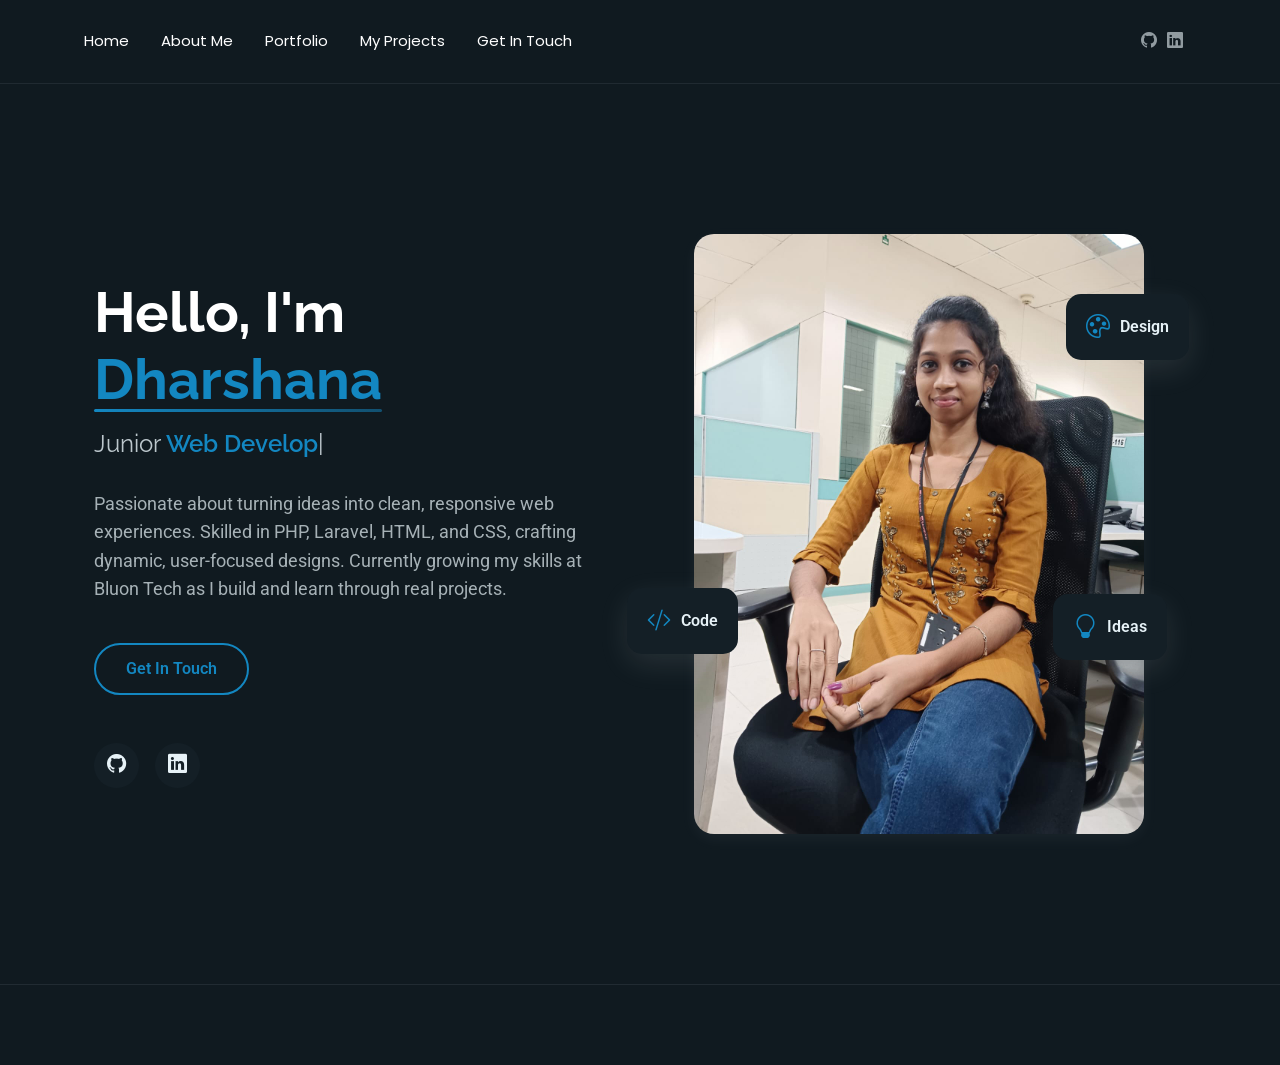
<file: index.html>
<!DOCTYPE html>
<html lang="en">

<head>
  <meta charset="utf-8">
  <meta content="width=device-width, initial-scale=1.0" name="viewport">
  <title>portfolio</title>
  <meta name="description" content="">
  <meta name="keywords" content="">

  <!-- Favicons -->
  <link href="assets/img/favicon.png" rel="icon">
  <link href="assets/img/apple-touch-icon.png" rel="apple-touch-icon">

  <!-- Fonts -->
  <link href="https://fonts.googleapis.com" rel="preconnect">
  <link href="https://fonts.gstatic.com" rel="preconnect" crossorigin>
  <link href="https://fonts.googleapis.com/css2?family=Roboto:ital,wght@0,100;0,300;0,400;0,500;0,700;0,900;1,100;1,300;1,400;1,500;1,700;1,900&family=Poppins:ital,wght@0,100;0,200;0,300;0,400;0,500;0,600;0,700;0,800;0,900;1,100;1,200;1,300;1,400;1,500;1,600;1,700;1,800;1,900&family=Raleway:ital,wght@0,100;0,200;0,300;0,400;0,500;0,600;0,700;0,800;0,900;1,100;1,200;1,300;1,400;1,500;1,600;1,700;1,800;1,900&display=swap" rel="stylesheet">

  <!-- Vendor CSS Files -->
  <link href="assets/vendor/bootstrap/css/bootstrap.min.css" rel="stylesheet">
  <link href="assets/vendor/bootstrap-icons/bootstrap-icons.css" rel="stylesheet">
  <link href="assets/vendor/aos/aos.css" rel="stylesheet">
  <link href="assets/vendor/swiper/swiper-bundle.min.css" rel="stylesheet">
  <link href="assets/vendor/glightbox/css/glightbox.min.css" rel="stylesheet">

  <!-- Main CSS File -->
  <link href="assets/css/main.css" rel="stylesheet">

</head>

<body class="index-page">

  <header id="header" class="header d-flex align-items-center light-background sticky-top">
    <div class="container position-relative d-flex align-items-center justify-content-between">

    
    </a>

      <nav id="navmenu" class="navmenu">
        <ul>
          <li><a href="index.html">Home</a></li>
          <li><a href="about.html">About Me</a></li>
          <li><a href="resume.html">Portfolio</a></li>
                    <li><a href="services.html">My Projects</a></li>
          <!-- <li><a href="portfolio.html">Portfolio</a></li>
         -->
          <li><a href="contact.html">Get In Touch</a></li>
        </ul>
        <i class="mobile-nav-toggle d-xl-none bi bi-list"></i>
      </nav>

     <div class="header-social-links">
  <a href="https://github.com/Dharshu2026" target="_blank" class="github">
    <i class="bi bi-github"></i>
  </a>

  <a href="https://linkedin.com/in/dharshana-m-s-99a8b2248" target="_blank" class="linkedin">
    <i class="bi bi-linkedin"></i>
  </a>

</div>

    </div>
  </header>

  <main class="main">

    <!-- Hero Section -->
    <section id="hero" class="hero section">

      <div class="container" data-aos="fade-up" data-aos-delay="100">

        <div class="row gy-4 align-items-center">
          <div class="col-lg-6 order-2 order-lg-1">
            <div class="hero-content">
              <h1 data-aos="fade-up" data-aos-delay="200">Hello, I'm <span class="highlight">Dharshana</span></h1>
              <h2 data-aos="fade-up" data-aos-delay="300">Junior <span class="typed" data-typed-items="Web Developer"></span></h2>
              <p data-aos="fade-up" data-aos-delay="400">Passionate about turning ideas into clean, responsive web experiences.
                Skilled in PHP, Laravel, HTML, and CSS, crafting dynamic, user-focused designs.
                Currently growing my skills at Bluon Tech as I build and learn through real projects.</p>
              <div class="hero-actions" data-aos="fade-up" data-aos-delay="500">
                <!-- <a href="portfolio.html" class="btn btn-primary">View My Work</a> -->
                <a href="contact.html" class="btn btn-outline">Get In Touch</a>
              </div>
              <div class="social-links" data-aos="fade-up" data-aos-delay="600">
                  
  <a href="https://github.com/Dharshu2026" target="_blank" class="github">
    <i class="bi bi-github"></i>
  </a>

  <a href="https://linkedin.com/in/dharshana-m-s-99a8b2248" target="_blank" class="linkedin">
    <i class="bi bi-linkedin"></i>
  </a>

               
              </div>
            </div>
          </div>
          <div class="col-lg-6 order-1 order-lg-2">
            <div class="hero-image" data-aos="zoom-in" data-aos-delay="300">
              <div class="image-wrapper">
                <img src="assets/img/profile/d.jpg" alt="Dharshana" class="img-fluid">
                <div class="floating-elements">
                  <div class="floating-card design" data-aos="fade-left" data-aos-delay="700">
                    <i class="bi bi-palette"></i>
                    <span>Design</span>
                  </div>
                  <div class="floating-card code" data-aos="fade-right" data-aos-delay="800">
                    <i class="bi bi-code-slash"></i>
                    <span>Code</span>
                  </div>
                  <div class="floating-card creativity" data-aos="fade-up" data-aos-delay="900">
                    <i class="bi bi-lightbulb"></i>
                    <span>Ideas</span>
                  </div>
                </div>
              </div>
            </div>
          </div>
        </div>

      </div>

    </section><!-- /Hero Section -->

  </main>

  <footer id="footer" class="footer">


      <!-- <div class="social-links d-flex justify-content-center">
    

        <a href=""><i class="bi bi-instagram"></i></a>
        <a href=""><i class="bi bi-linkedin"></i></a>
      </div> -->
    
    </div>

  </footer>

  <!-- Scroll Top -->
  <a href="#" id="scroll-top" class="scroll-top d-flex align-items-center justify-content-center"><i class="bi bi-arrow-up-short"></i></a>

  <!-- Preloader -->
  <!-- <div id="preloader"></div> -->

  <!-- Vendor JS Files -->
  <script src="assets/vendor/bootstrap/js/bootstrap.bundle.min.js"></script>
  <script src="assets/vendor/php-email-form/validate.js"></script>
  <script src="assets/vendor/aos/aos.js"></script>
  <script src="assets/vendor/typed.js/typed.umd.js"></script>
  <script src="assets/vendor/waypoints/noframework.waypoints.js"></script>
  <script src="assets/vendor/purecounter/purecounter_vanilla.js"></script>
  <script src="assets/vendor/swiper/swiper-bundle.min.js"></script>
  <script src="assets/vendor/imagesloaded/imagesloaded.pkgd.min.js"></script>
  <script src="assets/vendor/isotope-layout/isotope.pkgd.min.js"></script>
  <script src="assets/vendor/glightbox/js/glightbox.min.js"></script>

  <!-- Main JS File -->
  <script src="assets/js/main.js"></script>

</body>

</html>
</file>
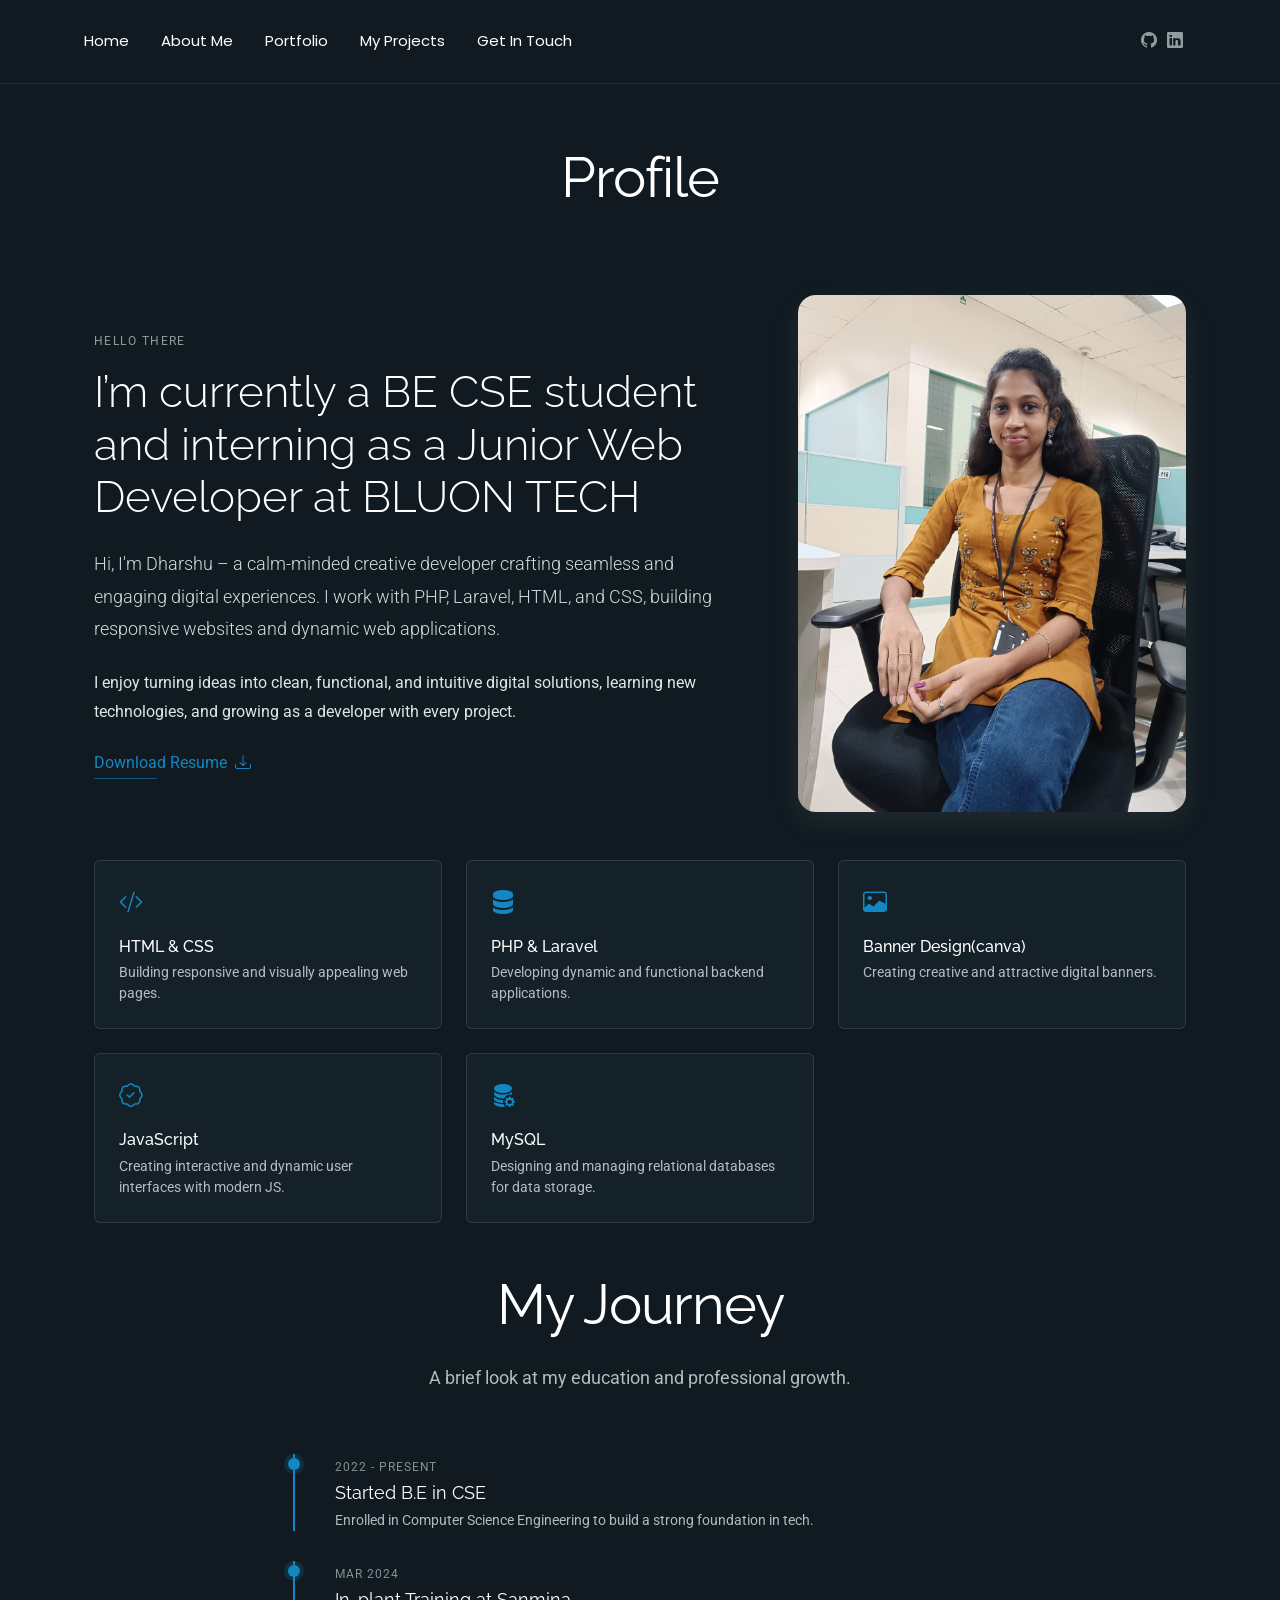
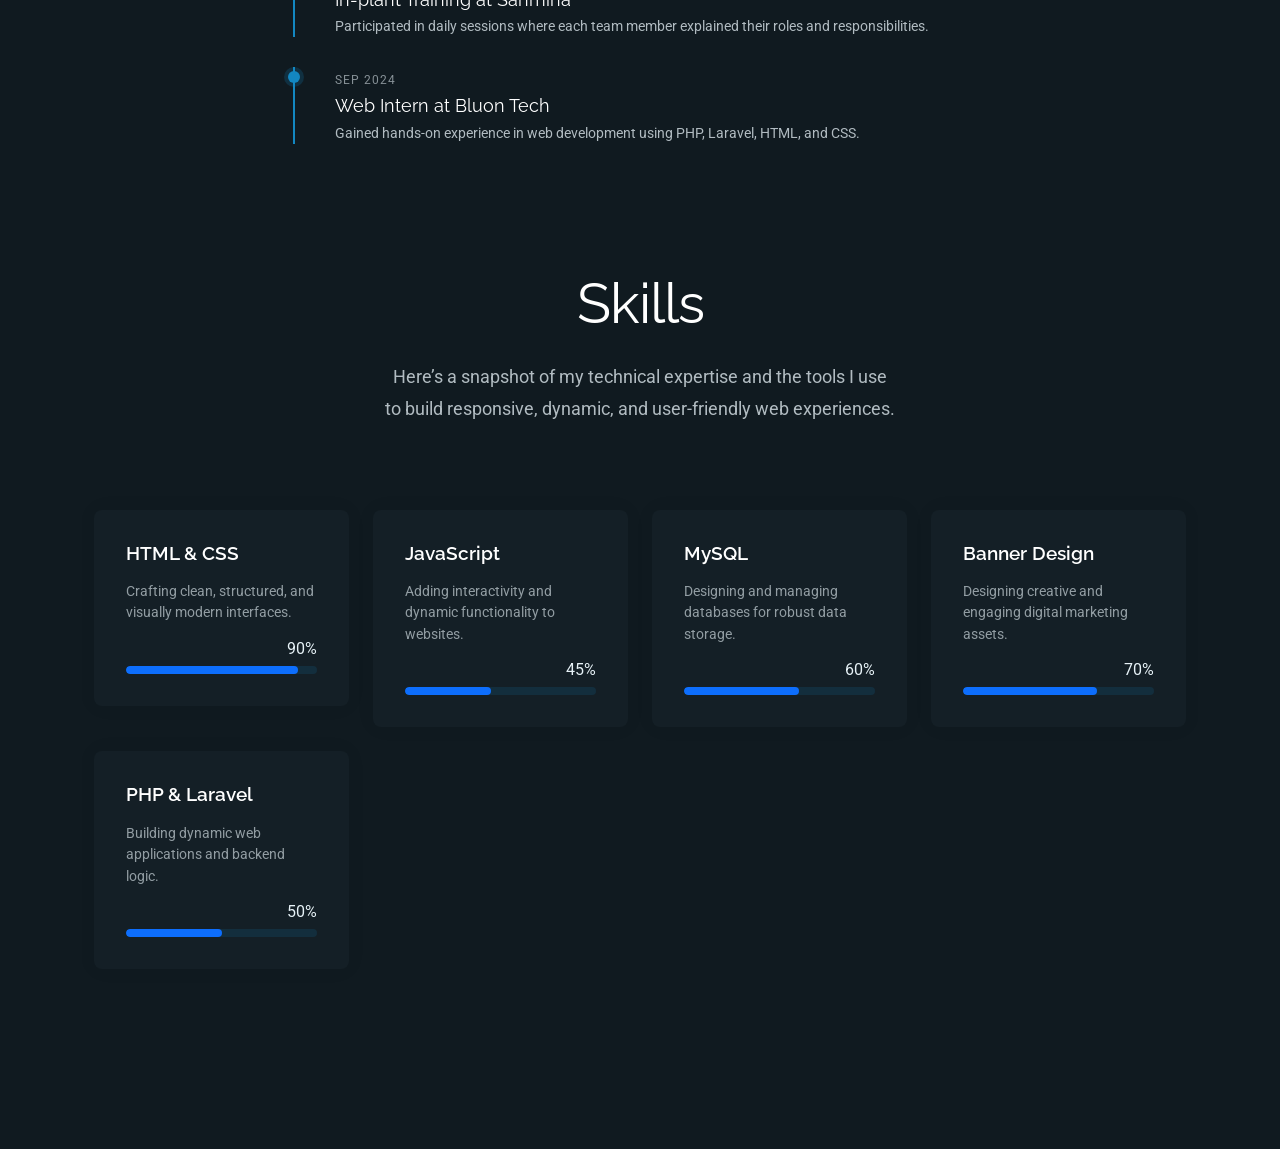
<file: about.html>
<!DOCTYPE html>
<html lang="en">

<head>
  <meta charset="utf-8">
  <meta content="width=device-width, initial-scale=1.0" name="viewport">
  <title>Portfolio</title>
  <meta name="description" content="">
  <meta name="keywords" content="">

  <link href="assets/vendor/bootstrap/css/bootstrap.min.css" rel="stylesheet">

  <!-- Favicons -->
  <link href="assets/img/favicon.png" rel="icon">
  <link href="assets/img/apple-touch-icon.png" rel="apple-touch-icon">

  <!-- Fonts -->
  <link href="https://fonts.googleapis.com" rel="preconnect">
  <link href="https://fonts.gstatic.com" rel="preconnect" crossorigin>
  <link href="https://fonts.googleapis.com/css2?family=Roboto:ital,wght@0,100;0,300;0,400;0,500;0,700;0,900;1,100;1,300;1,400;1,500;1,700;1,900&family=Poppins:ital,wght@0,100;0,200;0,300;0,400;0,500;0,600;0,700;0,800;0,900;1,100;1,200;1,300;1,400;1,500;1,600;1,700;1,800;1,900&family=Raleway:ital,wght@0,100;0,200;0,300;0,400;0,500;0,600;0,700;0,800;0,900;1,100;1,200;1,300;1,400;1,500;1,600;1,700;1,800;1,900&display=swap" rel="stylesheet">

  <!-- Vendor CSS Files -->
  <link href="assets/vendor/bootstrap/css/bootstrap.min.css" rel="stylesheet">
  <link href="assets/vendor/bootstrap-icons/bootstrap-icons.css" rel="stylesheet">
  <link href="assets/vendor/aos/aos.css" rel="stylesheet">
  <link href="assets/vendor/swiper/swiper-bundle.min.css" rel="stylesheet">
  <link href="assets/vendor/glightbox/css/glightbox.min.css" rel="stylesheet">

  <!-- Main CSS File -->
  <link href="assets/css/main.css" rel="stylesheet">

</head>

<body class="about-page">

  <header id="header" class="header d-flex align-items-center light-background sticky-top">
    <div class="container position-relative d-flex align-items-center justify-content-between">

      
      <nav id="navmenu" class="navmenu">
        <ul>
          <li><a href="index.html">Home</a></li>
          <li><a href="about.html">About Me</a></li>
          <li><a href="resume.html" >Portfolio</a></li>
          <li><a href="services.html">My Projects</a></li>
          <!-- <li><a href="portfolio.html">Portfolio</a></li>
         -->
          <li><a href="contact.html">Get In Touch</a></li>
        </ul>
        <i class="mobile-nav-toggle d-xl-none bi bi-list"></i>
      </nav>

     <div class="header-social-links">
  <a href="https://github.com/Dharshu2026" target="_blank" class="github">
    <i class="bi bi-github"></i>
  </a>

  <a href="https://linkedin.com/in/dharshana-m-s-99a8b2248" target="_blank" class="linkedin">
    <i class="bi bi-linkedin"></i>
  </a>


</div>
    </div>
  </header>

  <main class="main">

    <!-- About Section -->
    <section id="about" class="about section">

      <!-- Section Title -->
      <div class="container section-title" data-aos="fade-up">
        <h2>Profile</h2>
        
      </div><!-- End Section Title -->

      <div class="container" data-aos="fade-up" data-aos-delay="100">

        <!-- Intro + Photo -->
        <div class="row align-items-center justify-content-between gy-5 mb-5">
          <div class="col-lg-7" data-aos="fade-right" data-aos-delay="150">
            <div class="intro-content">
              <span class="eyebrow">Hello there</span>
              <h2 class="headline">I’m currently a BE CSE student and interning as a Junior Web Developer at BLUON TECH</h2>
              <p class="lead">
             Hi, I'm Dharshu – a calm-minded creative developer crafting seamless and engaging digital experiences.
I work with PHP, Laravel, HTML, and CSS, building responsive websites and dynamic web applications.</p>
              <p>
               I enjoy turning ideas into clean, functional, and intuitive digital solutions, learning new technologies, and growing as a developer with every project.</p>

              <div class="cta-group">
                <!-- <a href="#portfolio" class="btn-ghost">
                  View My Work <i class="bi bi-arrow-up-right"></i>
                </a> -->
             <a href="assets/dresume.pdf" download class="link-underline">
  Download Resume <i class="bi bi-download"></i>
</a>

              </div>
            </div>
          </div>

          <div class="col-lg-5" data-aos="zoom-in" data-aos-delay="250">
            <figure class="profile-figure text-center text-lg-end">
              <img src="assets/img/profile/d.jpg" alt="portait of dharshu" class="img-fluid profile-photo">
            </figure>
          </div>
        </div>
        <!-- End Intro + Photo -->
<div class="mb-5">
  <div class="row g-4">

    <div class="col-12 col-md-6 col-lg-4" data-aos="fade-up" data-aos-delay="200">
      <div class="skill-item">
        <i class="bi bi-code-slash"></i>
        <h3>HTML & CSS</h3>
        <p>Building responsive and visually appealing web pages.</p>
      </div>
    </div>

    <div class="col-12 col-md-6 col-lg-4" data-aos="fade-up" data-aos-delay="300">
      <div class="skill-item">
        <i class="bi bi-server"></i>
        <h3>PHP & Laravel</h3>
        <p>Developing dynamic and functional backend applications.</p>
      </div>
    </div>

    <div class="col-12 col-md-6 col-lg-4" data-aos="fade-up" data-aos-delay="400">
      <div class="skill-item">
        <i class="bi bi-image"></i>
        <h3>Banner Design(canva)</h3>
        <p>Creating creative and attractive digital banners.</p>
      </div>
    </div>
    <div class="col-12 col-md-6 col-lg-4" data-aos="fade-up" data-aos-delay="500">
  <div class="skill-item">
    <i class="bi bi-patch-check"></i>
    <h3>JavaScript</h3>
    <p>Creating interactive and dynamic user interfaces with modern JS.</p>
  </div>
</div>

<div class="col-12 col-md-6 col-lg-4" data-aos="fade-up" data-aos-delay="600">
  <div class="skill-item">
    <i class="bi bi-database-fill-gear"></i>
    <h3>MySQL</h3>
    <p>Designing and managing relational databases for data storage.</p>
  </div>
</div>

  </div>
</div>
   <div class="container section-title" data-aos="fade-up">
    <h2>My Journey</h2>
    <p>A brief look at my education and professional growth.</p>
</div>

<div class="container">
    <div class="row">
        <div class="col-lg-8 mx-auto"> <div class="timeline-item" data-aos="fade-left">
                <div class="dot"></div>
                <time>2022 - Present</time>
                <h4>Started B.E in CSE</h4>
                <p>Enrolled in Computer Science Engineering to build a strong foundation in tech.</p>
            </div>

            <div class="timeline-item" data-aos="fade-left" data-aos-delay="100">
                <div class="dot"></div>
                <time>MAR 2024</time>
                <h4>In-plant Training at Sanmina</h4>
                <p>Participated in daily sessions where each team member explained their roles and responsibilities.</p>
            </div>

            <div class="timeline-item" data-aos="fade-left" data-aos-delay="200">
                <div class="dot"></div>
                <time>SEP 2024</time>
                <h4>Web Intern at Bluon Tech</h4>
                <p>Gained hands-on experience in web development using PHP, Laravel, HTML, and CSS.</p>
            </div>

        </div>
    </div>
</div>

        <!-- Skills Section -->
<section id="skills" class="skills section">


 <!-- Skills Section -->
<section id="skills" class="skills section">

  <!-- Section Title -->
<div class="row g-4 skills-animation">
 <div class="container section-title" data-aos="fade-up">
    <h2>Skills</h2>
    <p>Here’s a snapshot of my technical expertise and the tools I use to build responsive, dynamic, and user-friendly web experiences.</p>
  </div>
  <div class="col-md-6 col-lg-3" data-aos="fade-up" data-aos-delay="100">
    <div class="skill-box">
      <h3>HTML & CSS</h3>
      <p>Crafting clean, structured, and visually modern interfaces.</p>
      <span class="text-end d-block">90%</span>
      <div class="progress">
        <div class="progress-bar bg-primary" style="width: 90%" role="progressbar" aria-valuenow="90" aria-valuemin="0" aria-valuemax="100"></div>
      </div>
    </div>
  </div>

  <div class="col-md-6 col-lg-3" data-aos="fade-up" data-aos-delay="200">
    <div class="skill-box">
      <h3>JavaScript</h3>
      <p>Adding interactivity and dynamic functionality to websites.</p>
      <span class="text-end d-block">45%</span>
      <div class="progress">
        <div class="progress-bar bg-primary" style="width: 45%" role="progressbar" aria-valuenow="45" aria-valuemin="0" aria-valuemax="100"></div>
      </div>
    </div>
  </div>

  

  <div class="col-md-6 col-lg-3" data-aos="fade-up" data-aos-delay="400">
    <div class="skill-box">
      <h3>MySQL</h3>
      <p>Designing and managing databases for robust data storage.</p>
      <span class="text-end d-block">60%</span>
      <div class="progress">
        <div class="progress-bar bg-primary" style="width: 60%" role="progressbar" aria-valuenow="60" aria-valuemin="0" aria-valuemax="100"></div>
      </div>
    </div>
  </div>

  <div class="col-md-6 col-lg-3" data-aos="fade-up" data-aos-delay="500">
    <div class="skill-box">
      <h3>Banner Design</h3>
      <p>Designing creative and engaging digital marketing assets.</p>
      <span class="text-end d-block">70%</span>
      <div class="progress">
        <div class="progress-bar bg-primary" style="width: 70%" role="progressbar" aria-valuenow="70" aria-valuemin="0" aria-valuemax="100"></div>
      </div>
    </div>
  </div>
<div class="col-md-6 col-lg-3" data-aos="fade-up" data-aos-delay="300">
    <div class="skill-box">
      <h3>PHP & Laravel</h3>
      <p>Building dynamic web applications and backend logic.</p>
      <span class="text-end d-block">50%</span>
      <div class="progress">
        <div class="progress-bar bg-primary" style="width: 50%" role="progressbar" aria-valuenow="50" aria-valuemin="0" aria-valuemax="100"></div>
      </div>
    </div>
  </div>
</div>

</div>

    </div>

  </div>

</section><!-- /Skills Section -->

</section><!-- /Skills Section -->


  <!-- Scroll Top -->
  <a href="#" id="scroll-top" class="scroll-top d-flex align-items-center justify-content-center"><i class="bi bi-arrow-up-short"></i></a>

  <!-- Preloader -->
  <div id="preloader"></div>

  <!-- Vendor JS Files -->
  <script src="assets/vendor/bootstrap/js/bootstrap.bundle.min.js"></script>
  <script src="assets/vendor/php-email-form/validate.js"></script>
  <script src="assets/vendor/aos/aos.js"></script>
  <script src="assets/vendor/typed.js/typed.umd.js"></script>
  <script src="assets/vendor/waypoints/noframework.waypoints.js"></script>
  <script src="assets/vendor/purecounter/purecounter_vanilla.js"></script>
  <script src="assets/vendor/swiper/swiper-bundle.min.js"></script>
  <script src="assets/vendor/imagesloaded/imagesloaded.pkgd.min.js"></script>
  <script src="assets/vendor/isotope-layout/isotope.pkgd.min.js"></script>
  <script src="assets/vendor/glightbox/js/glightbox.min.js"></script>

  <!-- Main JS File -->
  <script src="assets/js/main.js"></script>
<script>
  document.addEventListener("DOMContentLoaded", () => {
    const skills = document.querySelectorAll('.progress-bar');
    skills.forEach(bar => {
      const value = bar.getAttribute('aria-valuenow');
      bar.style.width = value + '%';
    });
  });
</script>

</body>

</html>
</file>
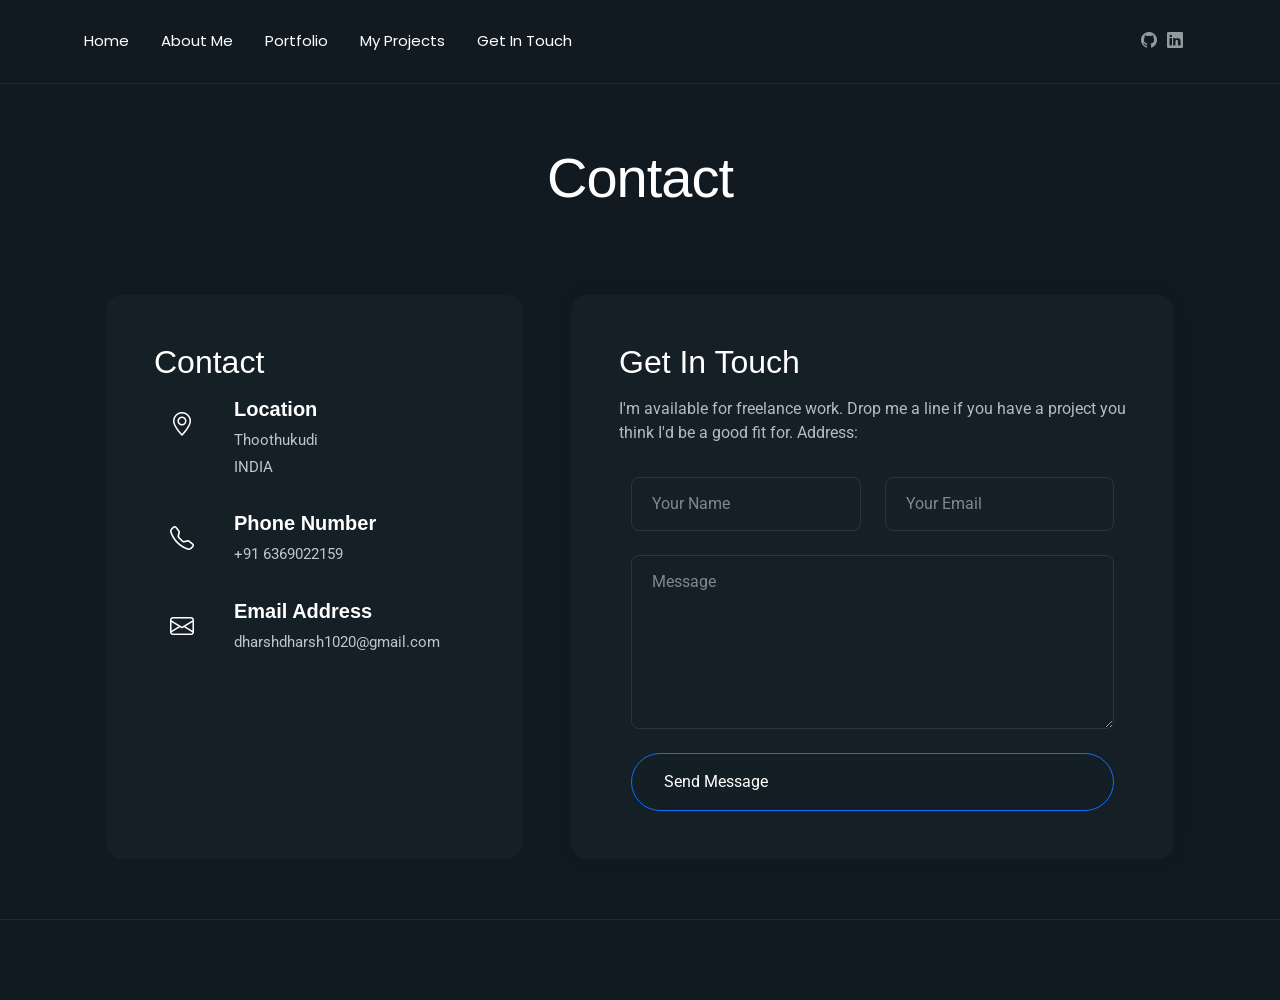
<file: contact.html>
<!DOCTYPE html>
<html lang="en">

<head>
  <meta charset="utf-8">
  <meta content="width=device-width, initial-scale=1.0" name="viewport">
  <title>Contact</title>
  <meta name="description" content="">
  <meta name="keywords" content="">

  <!-- Favicons -->
  <link href="assets/img/favicon.png" rel="icon">
  <link href="assets/img/apple-touch-icon.png" rel="apple-touch-icon">

  <!-- Fonts -->
  <link href="https://fonts.googleapis.com" rel="preconnect">
  <link href="https://fonts.gstatic.com" rel="preconnect" crossorigin>
  <link href="https://fonts.googleapis.com/css2?family=Roboto:ital,wght@0,100;0,300;0,400;0,500;0,700;0,900;1,100;1,300;1,400;1,500;1,700;1,900&family=Poppins:ital,wght@0,100;0,200;0,300;0,400;0,500;0,600;0,700;0,800;0,900;1,100;1,200;1,300;1,400;1,500;1,600;1,700;1,800;1,900&display=swap" rel="stylesheet">

  <!-- Vendor CSS Files -->
  <link href="assets/vendor/bootstrap/css/bootstrap.min.css" rel="stylesheet">
  <link href="assets/vendor/bootstrap-icons/bootstrap-icons.css" rel="stylesheet">
  <link href="assets/vendor/aos/aos.css" rel="stylesheet">
  <link href="assets/vendor/swiper/swiper-bundle.min.css" rel="stylesheet">
  <link href="assets/vendor/glightbox/css/glightbox.min.css" rel="stylesheet">

  <!-- Main CSS File -->
  <link href="assets/css/main.css" rel="stylesheet">

</head>

<body class="contact-page">


  <header id="header" class="header d-flex align-items-center light-background sticky-top">
    <div class="container position-relative d-flex align-items-center justify-content-between">

      <nav id="navmenu" class="navmenu">
        <ul>
         <li><a href="index.html">Home</a></li>
          <li><a href="about.html">About Me</a></li>
          <li><a href="resume.html">Portfolio</a></li>
                  <li><a href="services.html">My Projects</a></li>
          <!-- <li><a href="portfolio.html">Portfolio</a></li>
         -->
          <li><a href="contact.html">Get In Touch</a></li>
        </ul>
        <i class="mobile-nav-toggle d-xl-none bi bi-list"></i>
      </nav>

     <div class="header-social-links">
  <a href="https://github.com/Dharshu2026" target="_blank" class="github">
    <i class="bi bi-github"></i>
  </a>

  <a href="https://linkedin.com/in/dharshana-m-s-99a8b2248" target="_blank" class="linkedin">
    <i class="bi bi-linkedin"></i>
  </a>

</div>
    </div>
  </header>

  <main class="main">

    <!-- Contact Section -->
    <section id="contact" class="contact section">

      <!-- Section Title -->
      <div class="container section-title" data-aos="fade-up">
        <h2>Contact</h2>
      </div><!-- End Section Title -->

      <div class="container" data-aos="fade-up" data-aos-delay="100">

        <div class="row g-4 g-lg-5">
          <div class="col-lg-5">
            <div class="info-box" data-aos="fade-up" data-aos-delay="200">
              <h3>Contact </h3>

              <div class="info-item" data-aos="fade-up" data-aos-delay="300">
                <div class="icon-box">
                  <i class="bi bi-geo-alt"></i>
                </div>
                <div class="content">
                  <h4>Location</h4>
                  <p>Thoothukudi</p>
                  <p>INDIA</p>
                </div>
              </div>

              <div class="info-item" data-aos="fade-up" data-aos-delay="400">
                <div class="icon-box">
                  <i class="bi bi-telephone"></i>
                </div>
                <div class="content">
                  <h4>Phone Number</h4>
                  <p>+91 6369022159</p>
                </div>
              </div>

              <div class="info-item" data-aos="fade-up" data-aos-delay="500">
                <div class="icon-box">
                  <i class="bi bi-envelope"></i>
                </div>
                <div class="content">
                  <h4>Email Address</h4>
                  <p>dharshdharsh1020@gmail.com</p>
                </div>
              </div>
            </div>
          </div>

          <div class="col-lg-7">
            <div class="contact-form" data-aos="fade-up" data-aos-delay="300">
              <h3>Get In Touch</h3>
              <p>I'm available for freelance work. Drop me a line if you have a project you think I'd be a good fit for.
                Address:</p>




<form action="https://formsubmit.co/dharshdharsh1020@gmail.com" method="POST">
    <input type="hidden" name="_captcha" value="false">
   <input type="hidden" name="_next" value="https://dharshu2026.github.io/my-portfolio/contact.html">
    <div class="row gy-4">
        <div class="col-md-6">
            <input type="text" name="name" class="form-control" placeholder="Your Name" required>
        </div>
        <div class="col-md-6">
            <input type="email" name="email" class="form-control" placeholder="Your Email" required>
        </div>
        <div class="col-12">
            <textarea name="message" class="form-control" rows="6" placeholder="Message" required></textarea>
        </div>
        <div class="col-12 text-center">
            <button type="submit" class="btn btn-primary w-100">Send Message</button>
        </div>
    </div>
</form>
            </div>
          </div>

        </div>

      </div>

    </section><!-- /Contact Section -->

  </main>

  <footer id="footer" class="footer">
  </footer>

  <!-- Scroll Top -->
  <a href="#" id="scroll-top" class="scroll-top d-flex align-items-center justify-content-center"><i
      class="bi bi-arrow-up-short"></i></a>

  <!-- Preloader -->
  <div id="preloader"></div>

  <!-- Vendor JS Files -->
  <script src="assets/vendor/bootstrap/js/bootstrap.bundle.min.js"></script>

  <script src="assets/vendor/aos/aos.js"></script>
  <script src="assets/vendor/typed.js/typed.umd.js"></script>
  <script src="assets/vendor/waypoints/noframework.waypoints.js"></script>
  <script src="assets/vendor/purecounter/purecounter_vanilla.js"></script>
  <script src="assets/vendor/swiper/swiper-bundle.min.js"></script>
  <script src="assets/vendor/imagesloaded/imagesloaded.pkgd.min.js"></script>
  <script src="assets/vendor/isotope-layout/isotope.pkgd.min.js"></script>
  <script src="assets/vendor/glightbox/js/glightbox.min.js"></script>

  <!-- Main JS File -->
  <script src="assets/js/main.js"></script>

</body>

</html>
</file>
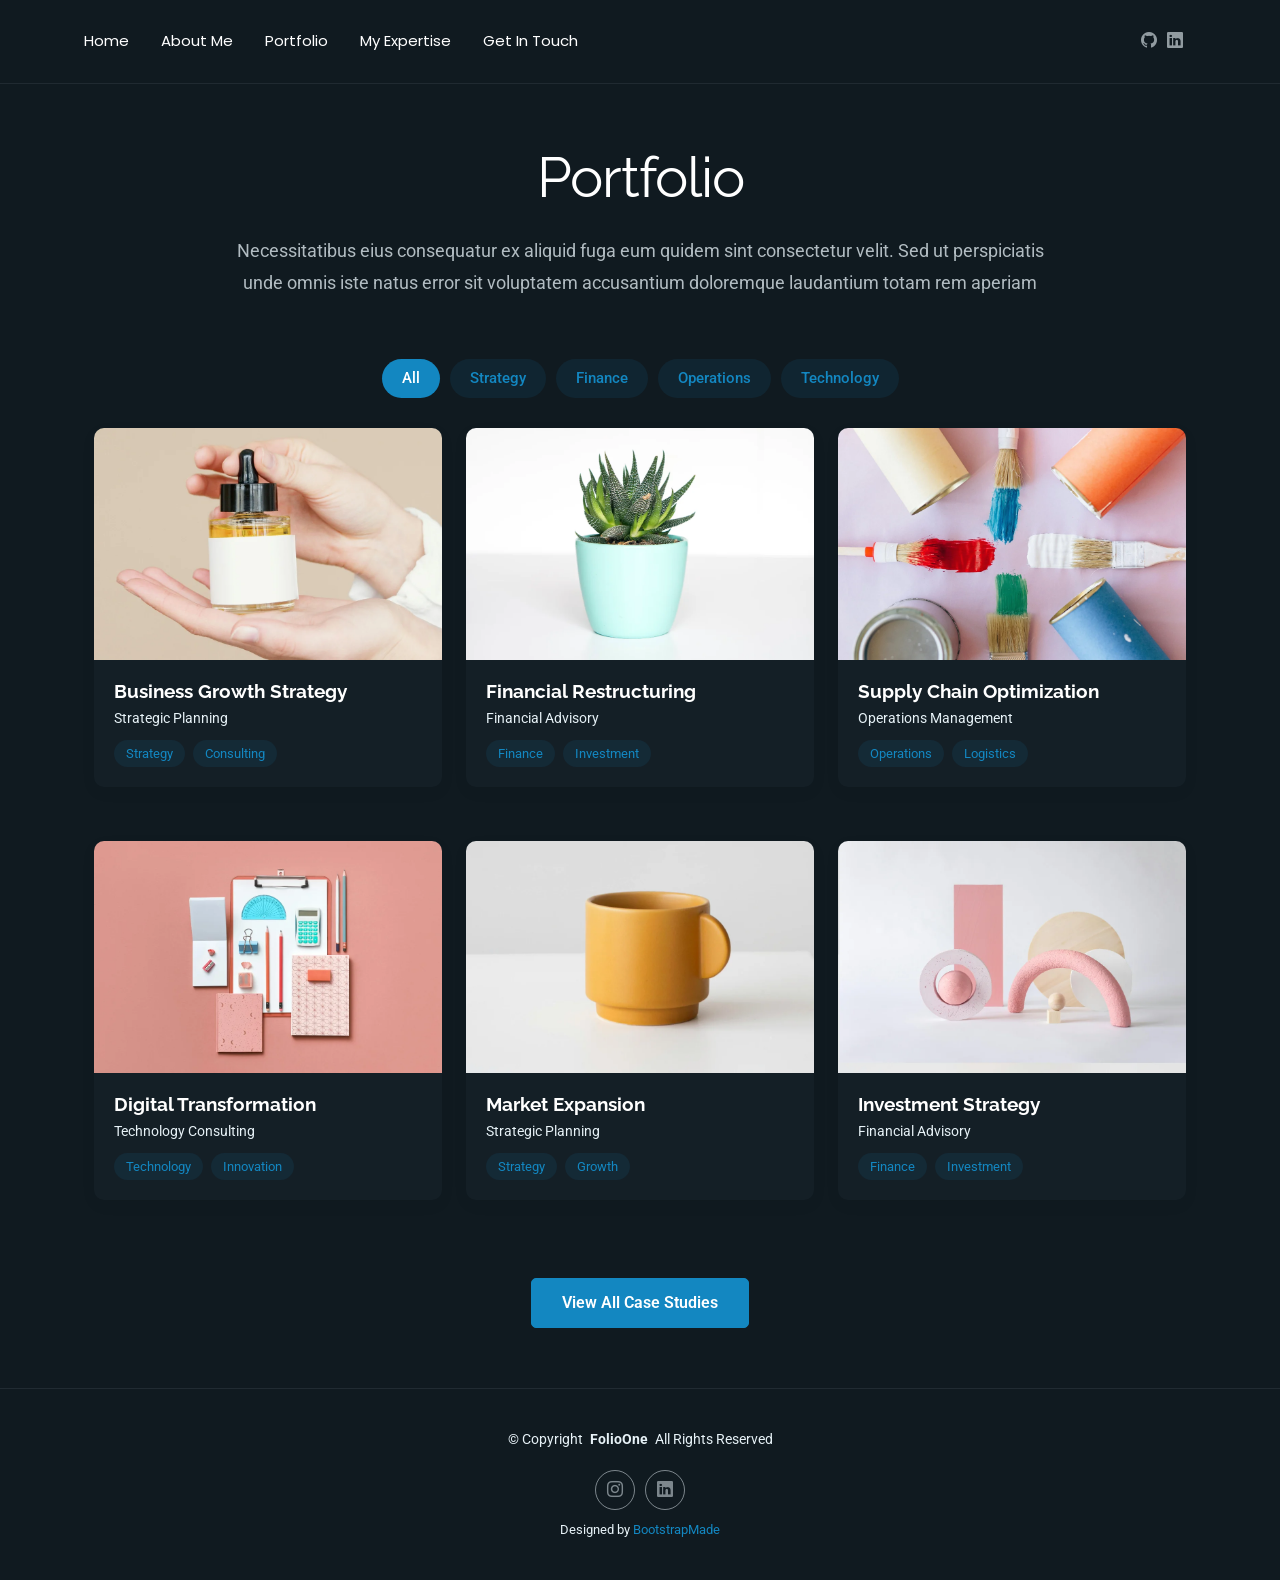
<file: portfolio.html>
<!DOCTYPE html>
<html lang="en">

<head>
  <meta charset="utf-8">
  <meta content="width=device-width, initial-scale=1.0" name="viewport">
  <title>Portfolio - FolioOne Bootstrap Template</title>
  <meta name="description" content="">
  <meta name="keywords" content="">

  <!-- Favicons -->
  <link href="assets/img/favicon.png" rel="icon">
  <link href="assets/img/apple-touch-icon.png" rel="apple-touch-icon">

  <!-- Fonts -->
  <link href="https://fonts.googleapis.com" rel="preconnect">
  <link href="https://fonts.gstatic.com" rel="preconnect" crossorigin>
  <link href="https://fonts.googleapis.com/css2?family=Roboto:ital,wght@0,100;0,300;0,400;0,500;0,700;0,900;1,100;1,300;1,400;1,500;1,700;1,900&family=Poppins:ital,wght@0,100;0,200;0,300;0,400;0,500;0,600;0,700;0,800;0,900;1,100;1,200;1,300;1,400;1,500;1,600;1,700;1,800;1,900&family=Raleway:ital,wght@0,100;0,200;0,300;0,400;0,500;0,600;0,700;0,800;0,900;1,100;1,200;1,300;1,400;1,500;1,600;1,700;1,800;1,900&display=swap" rel="stylesheet">

  <!-- Vendor CSS Files -->
  <link href="assets/vendor/bootstrap/css/bootstrap.min.css" rel="stylesheet">
  <link href="assets/vendor/bootstrap-icons/bootstrap-icons.css" rel="stylesheet">
  <link href="assets/vendor/aos/aos.css" rel="stylesheet">
  <link href="assets/vendor/swiper/swiper-bundle.min.css" rel="stylesheet">
  <link href="assets/vendor/glightbox/css/glightbox.min.css" rel="stylesheet">

  <!-- Main CSS File -->
  <link href="assets/css/main.css" rel="stylesheet">

  <!-- =======================================================
  * Template Name: FolioOne
  * Template URL: https://bootstrapmade.com/folioone-bootstrap-portfolio-website-template/
  * Updated: Aug 23 2025 with Bootstrap v5.3.7
  * Author: BootstrapMade.com
  * License: https://bootstrapmade.com/license/
  ======================================================== -->
</head>

<body class="portfolio-page">

  <header id="header" class="header d-flex align-items-center light-background sticky-top">
    <div class="container position-relative d-flex align-items-center justify-content-between">

      <!-- <a href="index.html" class="logo d-flex align-items-center me-auto me-xl-0">
      <img src="assets/img/logo.webp" alt="">
      <h1 class="sitename">FolioOne</h1> 
    </a> -->

      <nav id="navmenu" class="navmenu">
        <ul>
         <li><a href="index.html">Home</a></li>
          <li><a href="about.html">About Me</a></li>
          <li><a href="resume.html" >Portfolio</a></li>
          <li><a href="services.html">My Expertise</a></li>
          <!-- <li><a href="portfolio.html">Portfolio</a></li>
         -->
          <li><a href="contact.html">Get In Touch</a></li>
        </ul>
        <i class="mobile-nav-toggle d-xl-none bi bi-list"></i>
      </nav>

     <div class="header-social-links">
  <a href="https://github.com/Dharshu2026" target="_blank" class="github">
    <i class="bi bi-github"></i>
  </a>

  <a href="https://linkedin.com/in/dharshana-m-s-99a8b2248" target="_blank" class="linkedin">
    <i class="bi bi-linkedin"></i>
  </a>


</div>

    </div>
  </header>

  <main class="main">

    <!-- Portfolio Section -->
    <section id="portfolio" class="portfolio section">

      <!-- Section Title -->
      <div class="container section-title" data-aos="fade-up">
        <h2>Portfolio</h2>
        <p>Necessitatibus eius consequatur ex aliquid fuga eum quidem sint consectetur velit. Sed ut perspiciatis unde omnis iste natus error sit voluptatem accusantium doloremque laudantium totam rem aperiam</p>
      </div><!-- End Section Title -->

      <div class="container" data-aos="fade-up" data-aos-delay="100">

        <div class="isotope-layout" data-default-filter="*" data-layout="masonry" data-sort="original-order">
          <ul class="portfolio-filters isotope-filters" data-aos="fade-up" data-aos-delay="200">
            <li data-filter="*" class="filter-active">All</li>
            <li data-filter=".filter-strategy">Strategy</li>
            <li data-filter=".filter-finance">Finance</li>
            <li data-filter=".filter-operations">Operations</li>
            <li data-filter=".filter-technology">Technology</li>
          </ul><!-- End Portfolio Filters -->

          <div class="row gy-4 isotope-container" data-aos="fade-up" data-aos-delay="300">
            <div class="col-lg-4 col-md-6 portfolio-item isotope-item filter-strategy">
              <div class="portfolio-card">
                <div class="portfolio-img">
                  <img src="assets/img/portfolio/portfolio-1.webp" alt="Portfolio Item" class="img-fluid">
                  <div class="portfolio-overlay">
                    <a href="assets/img/portfolio/portfolio-1.webp" class="glightbox portfolio-lightbox"><i class="bi bi-plus"></i></a>
                    <a href="#" class="portfolio-details-link"><i class="bi bi-link"></i></a>
                  </div>
                </div>
                <div class="portfolio-info">
                  <h4>Business Growth Strategy</h4>
                  <p>Strategic Planning</p>
                  <div class="portfolio-tags">
                    <span>Strategy</span>
                    <span>Consulting</span>
                  </div>
                </div>
              </div>
            </div>

            <div class="col-lg-4 col-md-6 portfolio-item isotope-item filter-finance">
              <div class="portfolio-card">
                <div class="portfolio-img">
                  <img src="assets/img/portfolio/portfolio-2.webp" alt="Portfolio Item" class="img-fluid">
                  <div class="portfolio-overlay">
                    <a href="assets/img/portfolio/portfolio-2.webp" class="glightbox portfolio-lightbox"><i class="bi bi-plus"></i></a>
                    <a href="#" class="portfolio-details-link"><i class="bi bi-link"></i></a>
                  </div>
                </div>
                <div class="portfolio-info">
                  <h4>Financial Restructuring</h4>
                  <p>Financial Advisory</p>
                  <div class="portfolio-tags">
                    <span>Finance</span>
                    <span>Investment</span>
                  </div>
                </div>
              </div>
            </div>

            <div class="col-lg-4 col-md-6 portfolio-item isotope-item filter-operations">
              <div class="portfolio-card">
                <div class="portfolio-img">
                  <img src="assets/img/portfolio/portfolio-3.webp" alt="Portfolio Item" class="img-fluid">
                  <div class="portfolio-overlay">
                    <a href="assets/img/portfolio/portfolio-3.webp" class="glightbox portfolio-lightbox"><i class="bi bi-plus"></i></a>
                    <a href="#" class="portfolio-details-link"><i class="bi bi-link"></i></a>
                  </div>
                </div>
                <div class="portfolio-info">
                  <h4>Supply Chain Optimization</h4>
                  <p>Operations Management</p>
                  <div class="portfolio-tags">
                    <span>Operations</span>
                    <span>Logistics</span>
                  </div>
                </div>
              </div>
            </div>

            <div class="col-lg-4 col-md-6 portfolio-item isotope-item filter-technology">
              <div class="portfolio-card">
                <div class="portfolio-img">
                  <img src="assets/img/portfolio/portfolio-4.webp" alt="Portfolio Item" class="img-fluid">
                  <div class="portfolio-overlay">
                    <a href="assets/img/portfolio/portfolio-4.webp" class="glightbox portfolio-lightbox"><i class="bi bi-plus"></i></a>
                    <a href="#" class="portfolio-details-link"><i class="bi bi-link"></i></a>
                  </div>
                </div>
                <div class="portfolio-info">
                  <h4>Digital Transformation</h4>
                  <p>Technology Consulting</p>
                  <div class="portfolio-tags">
                    <span>Technology</span>
                    <span>Innovation</span>
                  </div>
                </div>
              </div>
            </div>

            <div class="col-lg-4 col-md-6 portfolio-item isotope-item filter-strategy">
              <div class="portfolio-card">
                <div class="portfolio-img">
                  <img src="assets/img/portfolio/portfolio-5.webp" alt="Portfolio Item" class="img-fluid">
                  <div class="portfolio-overlay">
                    <a href="assets/img/portfolio/portfolio-5.webp" class="glightbox portfolio-lightbox"><i class="bi bi-plus"></i></a>
                    <a href="#" class="portfolio-details-link"><i class="bi bi-link"></i></a>
                  </div>
                </div>
                <div class="portfolio-info">
                  <h4>Market Expansion</h4>
                  <p>Strategic Planning</p>
                  <div class="portfolio-tags">
                    <span>Strategy</span>
                    <span>Growth</span>
                  </div>
                </div>
              </div>
            </div>

            <div class="col-lg-4 col-md-6 portfolio-item isotope-item filter-finance">
              <div class="portfolio-card">
                <div class="portfolio-img">
                  <img src="assets/img/portfolio/portfolio-6.webp" alt="Portfolio Item" class="img-fluid">
                  <div class="portfolio-overlay">
                    <a href="assets/img/portfolio/portfolio-6.webp" class="glightbox portfolio-lightbox"><i class="bi bi-plus"></i></a>
                    <a href="#" class="portfolio-details-link"><i class="bi bi-link"></i></a>
                  </div>
                </div>
                <div class="portfolio-info">
                  <h4>Investment Strategy</h4>
                  <p>Financial Advisory</p>
                  <div class="portfolio-tags">
                    <span>Finance</span>
                    <span>Investment</span>
                  </div>
                </div>
              </div>
            </div>
          </div><!-- End Portfolio Items Container -->

        </div>

        <div class="text-center mt-5" data-aos="fade-up" data-aos-delay="400">
          <a href="#portfolio" class="btn btn-primary">View All Case Studies</a>
        </div>

      </div>

    </section><!-- /Portfolio Section -->

  </main>

  <footer id="footer" class="footer">

    <div class="container">
      <div class="copyright text-center ">
        <p>© <span>Copyright</span> <strong class="px-1 sitename">FolioOne</strong> <span>All Rights Reserved<br></span></p>
      </div>
      <div class="social-links d-flex justify-content-center">

    
        <a href=""><i class="bi bi-instagram"></i></a>
        <a href=""><i class="bi bi-linkedin"></i></a>
      </div>
      <div class="credits">
        <!-- All the links in the footer should remain intact. -->
        <!-- You can delete the links only if you've purchased the pro version. -->
        <!-- Licensing information: https://bootstrapmade.com/license/ -->
        <!-- Purchase the pro version with working PHP/AJAX contact form: [buy-url] -->
        Designed by <a href="https://bootstrapmade.com/">BootstrapMade</a>
      </div>
    </div>

  </footer>

  <!-- Scroll Top -->
  <a href="#" id="scroll-top" class="scroll-top d-flex align-items-center justify-content-center"><i class="bi bi-arrow-up-short"></i></a>

  <!-- Preloader -->
  <div id="preloader"></div>

  <!-- Vendor JS Files -->
  <script src="assets/vendor/bootstrap/js/bootstrap.bundle.min.js"></script>
  <script src="assets/vendor/php-email-form/validate.js"></script>
  <script src="assets/vendor/aos/aos.js"></script>
  <script src="assets/vendor/typed.js/typed.umd.js"></script>
  <script src="assets/vendor/waypoints/noframework.waypoints.js"></script>
  <script src="assets/vendor/purecounter/purecounter_vanilla.js"></script>
  <script src="assets/vendor/swiper/swiper-bundle.min.js"></script>
  <script src="assets/vendor/imagesloaded/imagesloaded.pkgd.min.js"></script>
  <script src="assets/vendor/isotope-layout/isotope.pkgd.min.js"></script>
  <script src="assets/vendor/glightbox/js/glightbox.min.js"></script>

  <!-- Main JS File -->
  <script src="assets/js/main.js"></script>

</body>

</html>
</file>
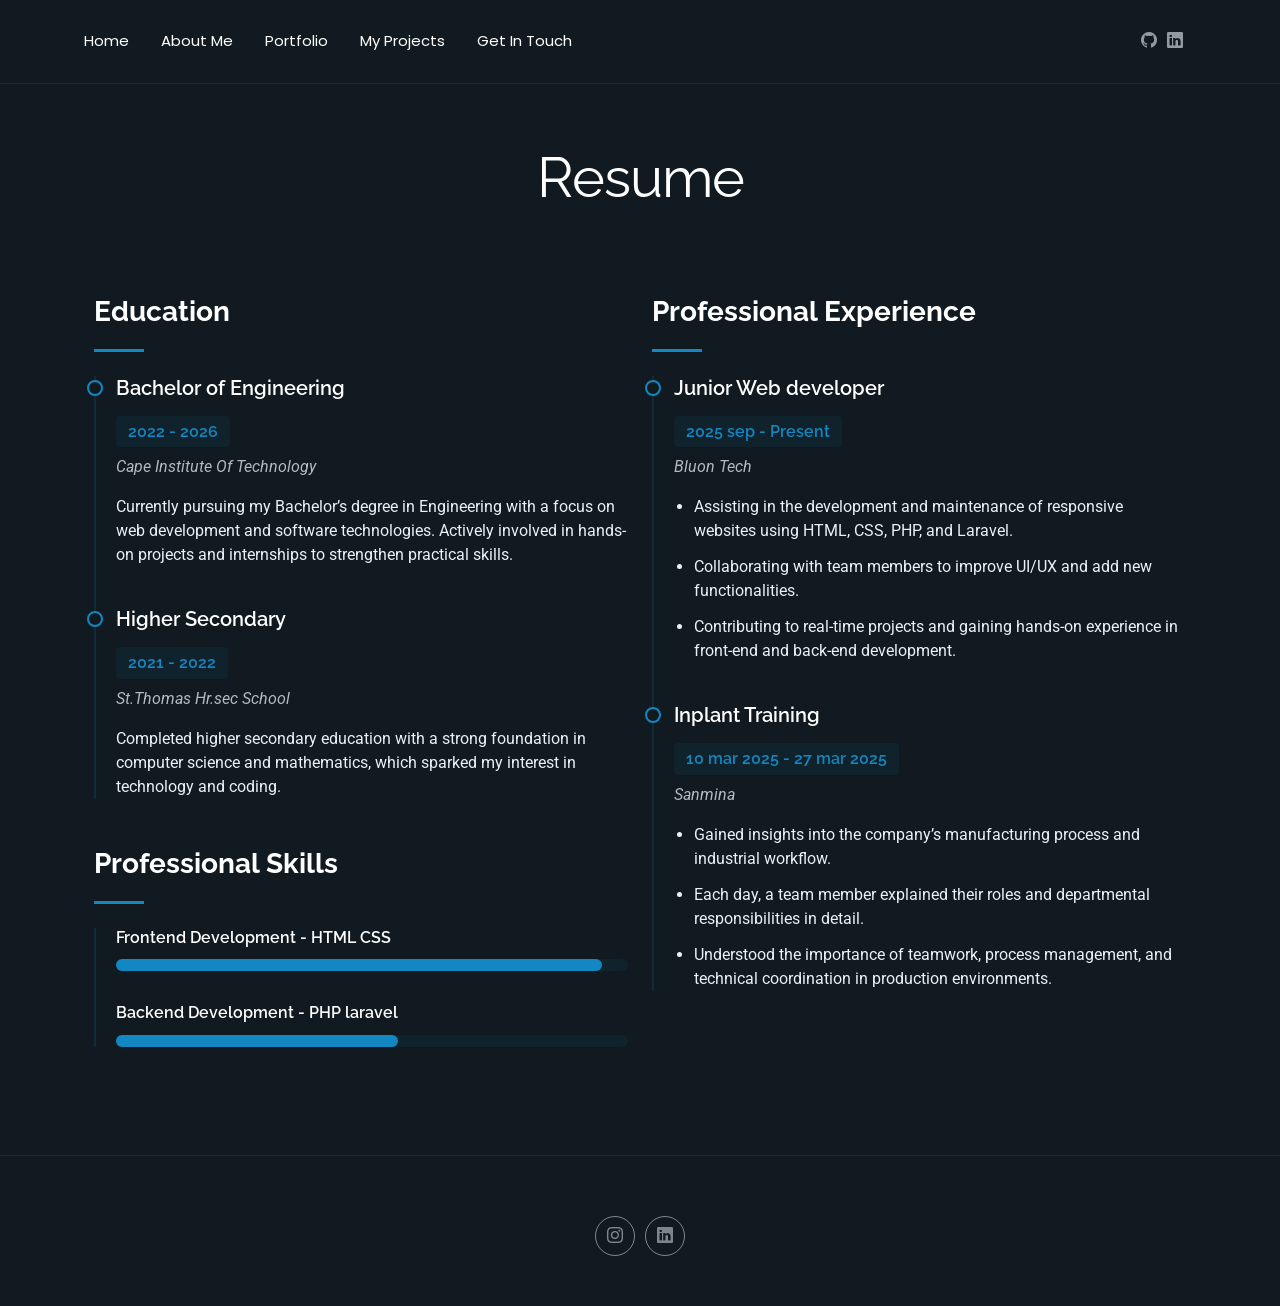
<file: resume.html>
<!DOCTYPE html>
<html lang="en">

<head>
  <meta charset="utf-8">
  <meta content="width=device-width, initial-scale=1.0" name="viewport">
  <title>Dharshu</title>
  <meta name="description" content="">
  <meta name="keywords" content="">

  <!-- Favicons -->
  <link href="assets/img/favicon.png" rel="icon">
  <link href="assets/img/apple-touch-icon.png" rel="apple-touch-icon">

  <!-- Fonts -->
  <link href="https://fonts.googleapis.com" rel="preconnect">
  <link href="https://fonts.gstatic.com" rel="preconnect" crossorigin>
  <link href="https://fonts.googleapis.com/css2?family=Roboto:ital,wght@0,100;0,300;0,400;0,500;0,700;0,900;1,100;1,300;1,400;1,500;1,700;1,900&family=Poppins:ital,wght@0,100;0,200;0,300;0,400;0,500;0,600;0,700;0,800;0,900;1,100;1,200;1,300;1,400;1,500;1,600;1,700;1,800;1,900&family=Raleway:ital,wght@0,100;0,200;0,300;0,400;0,500;0,600;0,700;0,800;0,900;1,100;1,200;1,300;1,400;1,500;1,600;1,700;1,800;1,900&display=swap" rel="stylesheet">

  <!-- Vendor CSS Files -->
  <link href="assets/vendor/bootstrap/css/bootstrap.min.css" rel="stylesheet">
  <link href="assets/vendor/bootstrap-icons/bootstrap-icons.css" rel="stylesheet">
  <link href="assets/vendor/aos/aos.css" rel="stylesheet">
  <link href="assets/vendor/swiper/swiper-bundle.min.css" rel="stylesheet">
  <link href="assets/vendor/glightbox/css/glightbox.min.css" rel="stylesheet">

  <!-- Main CSS File -->
  <link href="assets/css/main.css" rel="stylesheet">

</head>

<body class="resume-page">

  <header id="header" class="header d-flex align-items-center light-background sticky-top">
    <div class="container position-relative d-flex align-items-center justify-content-between">
      <nav id="navmenu" class="navmenu">
        <ul>
          <li><a href="index.html">Home</a></li>
          <li><a href="about.html">About Me</a></li>
          <li><a href="resume.html" >Portfolio</a></li>
                    <li><a href="services.html">My Projects</a></li>
          <!-- <li><a href="portfolio.html">Portfolio</a></li>
         -->
          <li><a href="contact.html">Get In Touch</a></li>
        </ul>
        <i class="mobile-nav-toggle d-xl-none bi bi-list"></i>
      </nav>
<div class="header-social-links">
  <a href="https://github.com/Dharshu2026" target="_blank" class="github">
    <i class="bi bi-github"></i>
  </a>

  <a href="https://linkedin.com/in/dharshana-m-s-99a8b2248" target="_blank" class="linkedin">
    <i class="bi bi-linkedin"></i>
  </a>


</div>

    </div>
  </header>

  <main class="main">

    <!-- Resume Section -->
    <section id="resume" class="resume section">

      <!-- Section Title -->
      <div class="container section-title" data-aos="fade-up">
        <h2>Resume</h2>
        <p></p>
      </div><!-- End Section Title -->

      <div class="container" data-aos="fade-up" data-aos-delay="100">

        <div class="row">
          <div class="col-lg-6">

            <!-- Education Section -->
            <div class="resume-item" data-aos="fade-up">
              <h3 class="resume-title">Education</h3>

              <div class="resume-content">
                <article class="education-item">
                  <h4>Bachelor of Engineering </h4>
                  <h5>2022 - 2026</h5>
                  <p class="institution"><em>Cape Institute Of Technology</em></p>
                  <p>Currently pursuing my Bachelor’s degree in Engineering with a focus on web development and software technologies. Actively involved in hands-on projects and internships to strengthen practical skills.</p>
                </article>

                <article class="education-item">
                  <h4>Higher Secondary</h4>
                  <h5>2021 - 2022</h5>
                  <p class="institution"><em>St.Thomas Hr.sec School</em></p>
                  <p>Completed higher secondary education with a strong foundation in computer science and mathematics, which sparked my interest in technology and coding.</p>
                </article>
              </div>
            </div><!-- End Education Section -->

            <!-- Professional Skills Section -->
            <div class="resume-item skills-animation" data-aos="fade-up">
              <h3 class="resume-title">Professional Skills</h3>

              <div class="resume-content">
                <div class="skill-item">
                  <h4>Frontend Development - HTML CSS</h4>
                  <div class="progress">
                    <div class="progress-bar" role="progressbar" aria-valuenow="95" aria-valuemin="0" aria-valuemax="90"></div>
                  </div>
                </div>

                <div class="skill-item">
                  <h4>Backend Development - PHP  laravel </h4>
                  <div class="progress">
                    <div class="progress-bar" role="progressbar" aria-valuenow="55" aria-valuemin="0" aria-valuemax="55"></div>
                  </div>
                </div>

                <div class="skill-item">
                  <h4></h4>
                  <!-- <div class="progress">
                    <div class="progress-bar" role="progressbar" aria-valuenow="90" aria-valuemin="0" aria-valuemax="100"></div>
                  </div> -->
                </div>

                <div class="skill-item">
                  <h4></h4>
                  <!-- <div class="progress">
                    <div class="progress-bar" role="progressbar" aria-valuenow="80" aria-valuemin="0" aria-valuemax="100"></div>
                  </div> -->
                </div>
              </div>
            </div><!-- End Professional Skills Section -->
          </div>

          <div class="col-lg-6">
            <!-- Experience Section -->
            <div class="resume-item" data-aos="fade-up" data-aos-delay="100">
              <h3 class="resume-title">Professional Experience</h3>

              <div class="resume-content">
                <article class="experience-item">
                  <h4>Junior Web developer</h4>
                  <h5>2025 sep - Present</h5>
                  <p class="company"><em> Bluon Tech </em></p>
                  <ul>
                     <li>Assisting in the development and maintenance of responsive websites using HTML, CSS, PHP, and Laravel.</li>
                    <li>Collaborating with team members to improve UI/UX and add new functionalities.</li>
                    <li>Contributing to real-time projects and gaining hands-on experience in front-end and back-end development.</li>
                  </ul>
                </article>

                <article class="experience-item">
                  <h4>Inplant Training</h4>
                  <h5>10 mar 2025 - 27 mar  2025</h5>
                  <p class="company"><em>Sanmina</em></p>
                  <ul>
                  <li>Gained insights into the company’s manufacturing process and industrial workflow.</li>
                  <li>Each day, a team member explained their roles and departmental responsibilities in detail.</li>
                  <li>Understood the importance of teamwork, process management, and technical coordination in production environments.</li>
                  </ul>
                </article>

             
              </div>
            </div><!-- End Experience Section -->
          </div>
        </div>

      </div>

    </section><!-- /Resume Section -->

  </main>

  <footer id="footer" class="footer">

    <div class="container">
      <!-- <div class="copyright text-center ">
        <p>© <span>Copyright</span> <strong class="px-1 sitename">FolioOne</strong> <span>All Rights Reserved<br></span></p>
      </div> -->
      <div class="social-links d-flex justify-content-center">
       
        <a href=""><i class="bi bi-instagram"></i></a>
        <a href=""><i class="bi bi-linkedin"></i></a>
      </div>
      <div class="credits">
        <!-- All the links in the footer should remain intact. -->
        <!-- You can delete the links only if you've purchased the pro version. -->
        <!-- Licensing information: https://bootstrapmade.com/license/ -->
        <!-- Purchase the pro version with working PHP/AJAX contact form: [buy-url] -->
        
      </div>
    </div>

  </footer>

  <!-- Scroll Top -->
  <a href="#" id="scroll-top" class="scroll-top d-flex align-items-center justify-content-center"><i class="bi bi-arrow-up-short"></i></a>

  <!-- Preloader -->
  <div id="preloader"></div>

  <!-- Vendor JS Files -->
  <script src="assets/vendor/bootstrap/js/bootstrap.bundle.min.js"></script>
  <script src="assets/vendor/php-email-form/validate.js"></script>
  <script src="assets/vendor/aos/aos.js"></script>
  <script src="assets/vendor/typed.js/typed.umd.js"></script>
  <script src="assets/vendor/waypoints/noframework.waypoints.js"></script>
  <script src="assets/vendor/purecounter/purecounter_vanilla.js"></script>
  <script src="assets/vendor/swiper/swiper-bundle.min.js"></script>
  <script src="assets/vendor/imagesloaded/imagesloaded.pkgd.min.js"></script>
  <script src="assets/vendor/isotope-layout/isotope.pkgd.min.js"></script>
  <script src="assets/vendor/glightbox/js/glightbox.min.js"></script>

  <!-- Main JS File -->
  <script src="assets/js/main.js"></script>

</body>

</html>
</file>
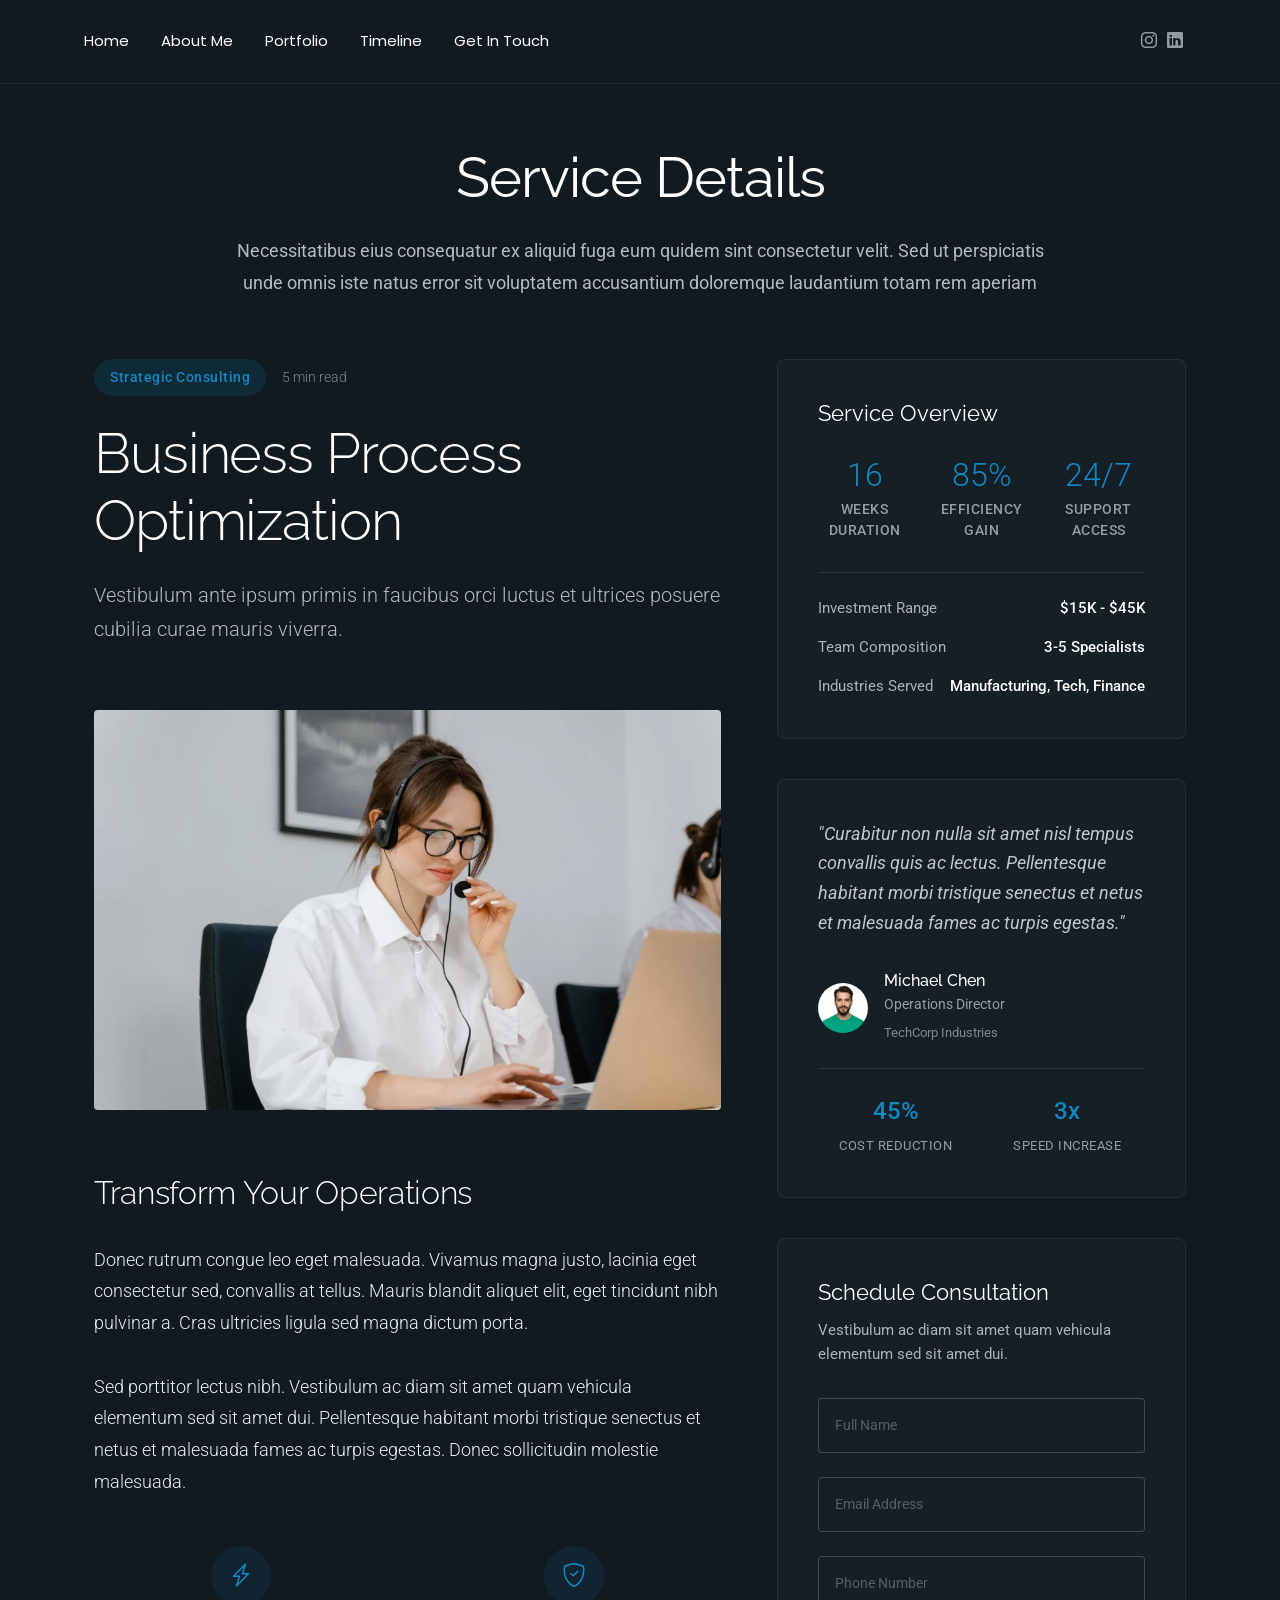
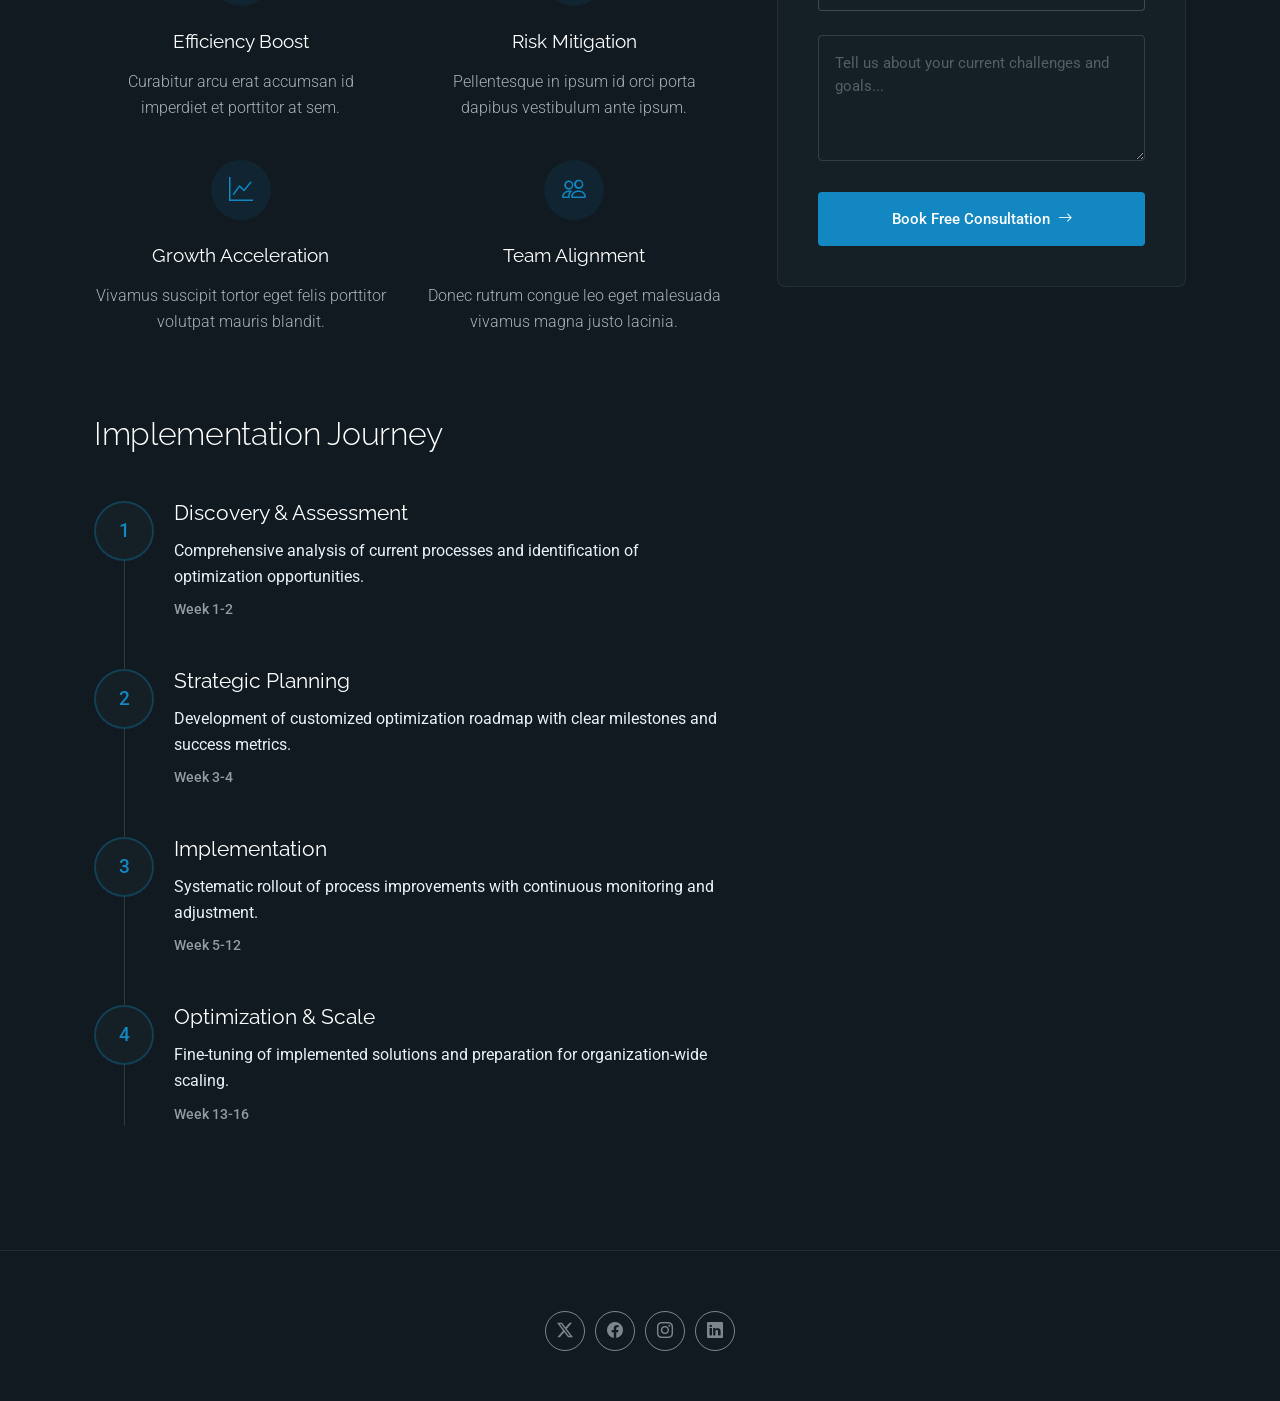
<file: service-details.html>
<!DOCTYPE html>
<html lang="en">

<head>
  <meta charset="utf-8">
  <meta content="width=device-width, initial-scale=1.0" name="viewport">
  <title>Service Details - FolioOne Bootstrap Template</title>
  <meta name="description" content="">
  <meta name="keywords" content="">

  <!-- Favicons -->
  <link href="assets/img/favicon.png" rel="icon">
  <link href="assets/img/apple-touch-icon.png" rel="apple-touch-icon">

  <!-- Fonts -->
  <link href="https://fonts.googleapis.com" rel="preconnect">
  <link href="https://fonts.gstatic.com" rel="preconnect" crossorigin>
  <link href="https://fonts.googleapis.com/css2?family=Roboto:ital,wght@0,100;0,300;0,400;0,500;0,700;0,900;1,100;1,300;1,400;1,500;1,700;1,900&family=Poppins:ital,wght@0,100;0,200;0,300;0,400;0,500;0,600;0,700;0,800;0,900;1,100;1,200;1,300;1,400;1,500;1,600;1,700;1,800;1,900&family=Raleway:ital,wght@0,100;0,200;0,300;0,400;0,500;0,600;0,700;0,800;0,900;1,100;1,200;1,300;1,400;1,500;1,600;1,700;1,800;1,900&display=swap" rel="stylesheet">

  <!-- Vendor CSS Files -->
  <link href="assets/vendor/bootstrap/css/bootstrap.min.css" rel="stylesheet">
  <link href="assets/vendor/bootstrap-icons/bootstrap-icons.css" rel="stylesheet">
  <link href="assets/vendor/aos/aos.css" rel="stylesheet">
  <link href="assets/vendor/swiper/swiper-bundle.min.css" rel="stylesheet">
  <link href="assets/vendor/glightbox/css/glightbox.min.css" rel="stylesheet">

  <!-- Main CSS File -->
  <link href="assets/css/main.css" rel="stylesheet">

  <!-- =======================================================
  * Template Name: FolioOne
  * Template URL: https://bootstrapmade.com/folioone-bootstrap-portfolio-website-template/
  * Updated: Aug 23 2025 with Bootstrap v5.3.7
  * Author: BootstrapMade.com
  * License: https://bootstrapmade.com/license/
  ======================================================== -->
</head>

<body class="service-details-page">

  <header id="header" class="header d-flex align-items-center light-background sticky-top">
    <div class="container position-relative d-flex align-items-center justify-content-between">

      <!-- <a href="index.html" class="logo d-flex align-items-center me-auto me-xl-0">
      <img src="assets/img/logo.webp" alt="">
      <h1 class="sitename">FolioOne</h1> 
    </a> -->

      <nav id="navmenu" class="navmenu">
        <ul>
           <li><a href="index.html">Home</a></li>
          <li><a href="about.html">About Me</a></li>
          <li><a href="resume.html">Portfolio</a></li>
          <li><a href="services.html">Timeline</a></li>
          <!-- <li><a href="portfolio.html">Portfolio</a></li>
         -->
          <li><a href="contact.html">Get In Touch</a></li>
        </ul>
        <i class="mobile-nav-toggle d-xl-none bi bi-list"></i>
      </nav>

      <div class="header-social-links">
      
        <a href="#" class="instagram"><i class="bi bi-instagram"></i></a>
        <a href="#" class="linkedin"><i class="bi bi-linkedin"></i></a>
      </div>

    </div>
  </header>

  <main class="main">

    <!-- Service Details Section -->
    <section id="service-details" class="service-details section">

      <!-- Section Title -->
      <div class="container section-title" data-aos="fade-up">
        <h2>Service Details</h2>
        <p>Necessitatibus eius consequatur ex aliquid fuga eum quidem sint consectetur velit. Sed ut perspiciatis unde omnis iste natus error sit voluptatem accusantium doloremque laudantium totam rem aperiam</p>
      </div><!-- End Section Title -->

      <div class="container" data-aos="fade-up" data-aos-delay="100">

        <div class="row">

          <!-- Main Content Area -->
          <div class="col-lg-7">

            <!-- Hero Service Introduction -->
            <div class="service-hero" data-aos="fade-up" data-aos-delay="100">
              <div class="service-meta">
                <span class="service-category">Strategic Consulting</span>
                <span class="reading-time">5 min read</span>
              </div>
              <h1>Business Process Optimization</h1>
              <p class="service-description">Vestibulum ante ipsum primis in faucibus orci luctus et ultrices posuere cubilia curae mauris viverra.</p>
            </div>

            <!-- Service Visual -->
            <div class="service-visual" data-aos="zoom-in" data-aos-delay="200">
              <img src="assets/img/services/services-7.webp" alt="Business Process Optimization" class="img-fluid">
            </div>

            <!-- Service Content -->
            <div class="service-narrative" data-aos="fade-up" data-aos-delay="300">
              <h3>Transform Your Operations</h3>
              <p>Donec rutrum congue leo eget malesuada. Vivamus magna justo, lacinia eget consectetur sed, convallis at tellus. Mauris blandit aliquet elit, eget tincidunt nibh pulvinar a. Cras ultricies ligula sed magna dictum porta.</p>

              <p>Sed porttitor lectus nibh. Vestibulum ac diam sit amet quam vehicula elementum sed sit amet dui. Pellentesque habitant morbi tristique senectus et netus et malesuada fames ac turpis egestas. Donec sollicitudin molestie malesuada.</p>

              <!-- Key Benefits Grid -->
              <div class="benefits-grid" data-aos="fade-up" data-aos-delay="400">
                <div class="benefit-card">
                  <div class="benefit-icon">
                    <i class="bi bi-lightning-charge"></i>
                  </div>
                  <h4>Efficiency Boost</h4>
                  <p>Curabitur arcu erat accumsan id imperdiet et porttitor at sem.</p>
                </div>

                <div class="benefit-card">
                  <div class="benefit-icon">
                    <i class="bi bi-shield-check"></i>
                  </div>
                  <h4>Risk Mitigation</h4>
                  <p>Pellentesque in ipsum id orci porta dapibus vestibulum ante ipsum.</p>
                </div>

                <div class="benefit-card">
                  <div class="benefit-icon">
                    <i class="bi bi-graph-up"></i>
                  </div>
                  <h4>Growth Acceleration</h4>
                  <p>Vivamus suscipit tortor eget felis porttitor volutpat mauris blandit.</p>
                </div>

                <div class="benefit-card">
                  <div class="benefit-icon">
                    <i class="bi bi-people"></i>
                  </div>
                  <h4>Team Alignment</h4>
                  <p>Donec rutrum congue leo eget malesuada vivamus magna justo lacinia.</p>
                </div>
              </div>

            </div>

            <!-- Implementation Timeline -->
            <div class="timeline-section" data-aos="fade-up" data-aos-delay="500">
              <h3>Implementation Journey</h3>
              <div class="timeline">
                <div class="timeline-item">
                  <div class="timeline-marker">
                    <span>1</span>
                  </div>
                  <div class="timeline-content">
                    <h4>Discovery &amp; Assessment</h4>
                    <p>Comprehensive analysis of current processes and identification of optimization opportunities.</p>
                    <small>Week 1-2</small>
                  </div>
                </div>

                <div class="timeline-item">
                  <div class="timeline-marker">
                    <span>2</span>
                  </div>
                  <div class="timeline-content">
                    <h4>Strategic Planning</h4>
                    <p>Development of customized optimization roadmap with clear milestones and success metrics.</p>
                    <small>Week 3-4</small>
                  </div>
                </div>

                <div class="timeline-item">
                  <div class="timeline-marker">
                    <span>3</span>
                  </div>
                  <div class="timeline-content">
                    <h4>Implementation</h4>
                    <p>Systematic rollout of process improvements with continuous monitoring and adjustment.</p>
                    <small>Week 5-12</small>
                  </div>
                </div>

                <div class="timeline-item">
                  <div class="timeline-marker">
                    <span>4</span>
                  </div>
                  <div class="timeline-content">
                    <h4>Optimization &amp; Scale</h4>
                    <p>Fine-tuning of implemented solutions and preparation for organization-wide scaling.</p>
                    <small>Week 13-16</small>
                  </div>
                </div>
              </div>
            </div>

          </div><!-- End Main Content -->

          <!-- Service Sidebar -->
          <div class="col-lg-5">
            <div class="service-sidebar" data-aos="fade-up" data-aos-delay="200">

              <!-- Service Overview Card -->
              <div class="overview-card">
                <div class="overview-header">
                  <h4>Service Overview</h4>
                </div>
                <div class="overview-stats">
                  <div class="stat-item">
                    <div class="stat-number">16</div>
                    <div class="stat-label">Weeks Duration</div>
                  </div>
                  <div class="stat-item">
                    <div class="stat-number">85%</div>
                    <div class="stat-label">Efficiency Gain</div>
                  </div>
                  <div class="stat-item">
                    <div class="stat-number">24/7</div>
                    <div class="stat-label">Support Access</div>
                  </div>
                </div>

                <div class="overview-details">
                  <div class="detail-row">
                    <span class="detail-label">Investment Range</span>
                    <span class="detail-value">$15K - $45K</span>
                  </div>
                  <div class="detail-row">
                    <span class="detail-label">Team Composition</span>
                    <span class="detail-value">3-5 Specialists</span>
                  </div>
                  <div class="detail-row">
                    <span class="detail-label">Industries Served</span>
                    <span class="detail-value">Manufacturing, Tech, Finance</span>
                  </div>
                </div>
              </div>

              <!-- Client Success Story -->
              <div class="success-story">
                <div class="story-quote">
                  <p>"Curabitur non nulla sit amet nisl tempus convallis quis ac lectus. Pellentesque habitant morbi tristique senectus et netus et malesuada fames ac turpis egestas."</p>
                </div>
                <div class="story-author">
                  <img src="assets/img/person/person-m-8.webp" alt="Michael Chen" class="author-avatar">
                  <div class="author-details">
                    <h5>Michael Chen</h5>
                    <span>Operations Director</span>
                    <small>TechCorp Industries</small>
                  </div>
                </div>
                <div class="story-metrics">
                  <div class="metric">
                    <span class="metric-value">45%</span>
                    <span class="metric-label">Cost Reduction</span>
                  </div>
                  <div class="metric">
                    <span class="metric-value">3x</span>
                    <span class="metric-label">Speed Increase</span>
                  </div>
                </div>
              </div>

              <!-- Consultation Form -->
              <div class="consultation-form">
                <div class="form-header">
                  <h4>Schedule Consultation</h4>
                  <p>Vestibulum ac diam sit amet quam vehicula elementum sed sit amet dui.</p>
                </div>

                <form action="forms/consultation.php" method="post" class="php-email-form">
                  <div class="form-group">
                    <input type="text" name="name" class="form-input" placeholder="Full Name" required="">
                  </div>

                  <div class="form-group">
                    <input type="email" name="email" class="form-input" placeholder="Email Address" required="">
                  </div>

                  <div class="form-group">
                    <input type="tel" name="phone" class="form-input" placeholder="Phone Number">
                  </div>

                  <input type="hidden" name="subject" value="Business Process Optimization Consultation">

                  <div class="form-group">
                    <textarea name="message" class="form-input" rows="4" placeholder="Tell us about your current challenges and goals..." required=""></textarea>
                  </div>

                  <div class="loading">Loading</div>
                  <div class="error-message"></div>
                  <div class="sent-message">Your consultation request has been sent. Thank you!</div>

                  <button type="submit" class="btn-consultation">
                    <span>Book Free Consultation</span>
                    <i class="bi bi-arrow-right"></i>
                  </button>
                </form>
              </div>

            </div>
          </div><!-- End Sidebar -->

        </div>

      </div>

    </section><!-- /Service Details Section -->

  </main>

  <footer id="footer" class="footer">

    <div class="container">
      <!-- <div class="copyright text-center ">
        <p>© <span>Copyright</span> <strong class="px-1 sitename">FolioOne</strong> <span>All Rights Reserved<br></span></p>
      </div> -->
      <div class="social-links d-flex justify-content-center">
        <a href=""><i class="bi bi-twitter-x"></i></a>
        <a href=""><i class="bi bi-facebook"></i></a>
        <a href=""><i class="bi bi-instagram"></i></a>
        <a href=""><i class="bi bi-linkedin"></i></a>
      </div>
      <div class="credits">
        <!-- All the links in the footer should remain intact. -->
        <!-- You can delete the links only if you've purchased the pro version. -->
        <!-- Licensing information: https://bootstrapmade.com/license/ -->
        <!-- Purchase the pro version with working PHP/AJAX contact form: [buy-url] -->
        <!-- Designed by <a href="https://bootstrapmade.com/">BootstrapMade</a>
      </div> -->
    </div>

  </footer>

  <!-- Scroll Top -->
  <a href="#" id="scroll-top" class="scroll-top d-flex align-items-center justify-content-center"><i class="bi bi-arrow-up-short"></i></a>

  <!-- Preloader -->
  <div id="preloader"></div>

  <!-- Vendor JS Files -->
  <script src="assets/vendor/bootstrap/js/bootstrap.bundle.min.js"></script>
  <script src="assets/vendor/php-email-form/validate.js"></script>
  <script src="assets/vendor/aos/aos.js"></script>
  <script src="assets/vendor/typed.js/typed.umd.js"></script>
  <script src="assets/vendor/waypoints/noframework.waypoints.js"></script>
  <script src="assets/vendor/purecounter/purecounter_vanilla.js"></script>
  <script src="assets/vendor/swiper/swiper-bundle.min.js"></script>
  <script src="assets/vendor/imagesloaded/imagesloaded.pkgd.min.js"></script>
  <script src="assets/vendor/isotope-layout/isotope.pkgd.min.js"></script>
  <script src="assets/vendor/glightbox/js/glightbox.min.js"></script>

  <!-- Main JS File -->
  <script src="assets/js/main.js"></script>

</body>

</html>
</file>
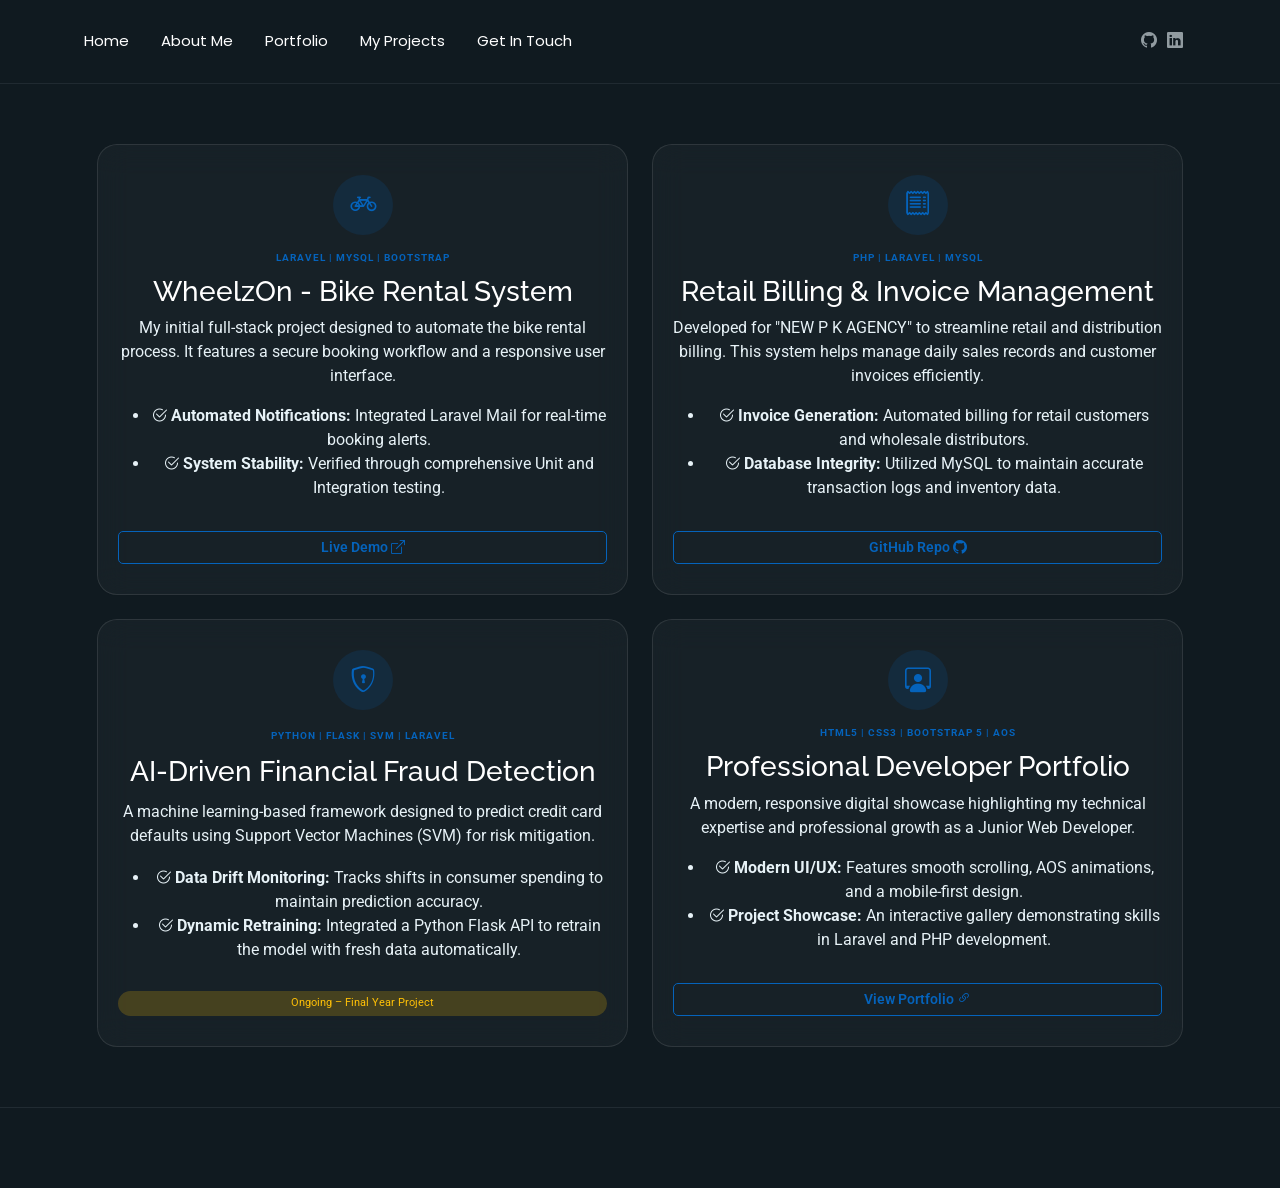
<file: services.html>
<!DOCTYPE html>
<html lang="en">

<head>
  <meta charset="utf-8">
  <meta content="width=device-width, initial-scale=1.0" name="viewport">
  <title>Dharshu</title>
  <meta name="description" content="">
  <meta name="keywords" content="">

  <!-- Favicons -->
  <link href="assets/img/favicon.png" rel="icon">
  <link href="assets/img/apple-touch-icon.png" rel="apple-touch-icon">

  <!-- Fonts -->
  <link href="https://fonts.googleapis.com" rel="preconnect">
  <link href="https://fonts.gstatic.com" rel="preconnect" crossorigin>
  <link href="https://fonts.googleapis.com/css2?family=Roboto:ital,wght@0,100;0,300;0,400;0,500;0,700;0,900;1,100;1,300;1,400;1,500;1,700;1,900&family=Poppins:ital,wght@0,100;0,200;0,300;0,400;0,500;0,600;0,700;0,800;0,900;1,100;1,200;1,300;1,400;1,500;1,600;1,700;1,800;1,900&family=Raleway:ital,wght@0,100;0,200;0,300;0,400;0,500;0,600;0,700;0,800;0,900;1,100;1,200;1,300;1,400;1,500;1,600;1,700;1,800;1,900&display=swap" rel="stylesheet">

  <!-- Vendor CSS Files -->
  <link href="assets/vendor/bootstrap/css/bootstrap.min.css" rel="stylesheet">
  <link href="assets/vendor/bootstrap-icons/bootstrap-icons.css" rel="stylesheet">
  <link href="assets/vendor/aos/aos.css" rel="stylesheet">
  <link href="assets/vendor/swiper/swiper-bundle.min.css" rel="stylesheet">
  <link href="assets/vendor/glightbox/css/glightbox.min.css" rel="stylesheet">

  <!-- Main CSS File -->
  <link href="assets/css/main.css" rel="stylesheet">

</head>

<body class="services-page">

  <header id="header" class="header d-flex align-items-center light-background sticky-top">
    <div class="container position-relative d-flex align-items-center justify-content-between">


      <nav id="navmenu" class="navmenu">
        <ul>
         <li><a href="index.html">Home</a></li>
          <li><a href="about.html">About Me</a></li>
          <li><a href="resume.html" >Portfolio</a></li>
                    <li><a href="services.html">My Projects</a></li>
          <!-- <li><a href="portfolio.html">Portfolio</a></li>
         -->
          <li><a href="contact.html">Get In Touch</a></li>
        </ul>
        <i class="mobile-nav-toggle d-xl-none bi bi-list"></i>
      </nav>

     <div class="header-social-links">
  <a href="https://github.com/Dharshu2026" target="_blank" class="github">
    <i class="bi bi-github"></i>
  </a>

  <a href="https://linkedin.com/in/dharshana-m-s-99a8b2248" target="_blank" class="linkedin">
    <i class="bi bi-linkedin"></i>
  </a>

  
</div>

    </div>
  </header>

<main class="main">

<section id="projects" class="services section">
  <div class="container">
    <div class="row gy-4 justify-content-center">

      <div class="col-lg-6 col-md-6" data-aos="fade-up">
        <div class="project-glass-card">
          <div class="icon-circle"><i class="bi bi-bicycle"></i></div>
          <span class="tech-stack-badge">Laravel | MySQL | Bootstrap</span>
          <h3>WheelzOn - Bike Rental System</h3>
          <p>My initial full-stack project designed to automate the bike rental process. It features a secure booking workflow and a responsive user interface.</p>
          <ul class="feature-list">
            <li><i class="bi bi-check2-circle"></i> <b>Automated Notifications:</b> Integrated Laravel Mail for real-time booking alerts.</li>
            <li><i class="bi bi-check2-circle"></i> <b>System Stability:</b> Verified through comprehensive Unit and Integration testing.</li>
          </ul>
          <a href="http://dharshu-wheelzon.rf.gd" target="_blank" class="btn-demo">Live Demo <i class="bi bi-box-arrow-up-right"></i></a>
        </div>
      </div>

      <div class="col-lg-6 col-md-6" data-aos="fade-up" data-aos-delay="100">
        <div class="project-glass-card">
          <div class="icon-circle"><i class="bi bi-receipt"></i></div>
          <span class="tech-stack-badge">PHP | Laravel | MySQL</span>
          <h3>Retail Billing & Invoice Management</h3>
          <p>Developed for "NEW P K AGENCY" to streamline retail and distribution billing. This system helps manage daily sales records and customer invoices efficiently.</p>
          <ul class="feature-list">
            <li><i class="bi bi-check2-circle"></i> <b>Invoice Generation:</b> Automated billing for retail customers and wholesale distributors.</li>
            <li><i class="bi bi-check2-circle"></i> <b>Database Integrity:</b> Utilized MySQL to maintain accurate transaction logs and inventory data.</li>
          </ul>
          <a href="https://github.com/Dharshu2026" target="_blank" class="btn-demo">GitHub Repo <i class="bi bi-github"></i></a>
        </div>
      </div>

      <div class="col-lg-6 col-md-6" data-aos="fade-up" data-aos-delay="200">
        <div class="project-glass-card">
          <div class="icon-circle"><i class="bi bi-shield-lock"></i></div>
          <span class="tech-stack-badge">Python | Flask | SVM | Laravel</span>
          <h3>AI-Driven Financial Fraud Detection</h3>
          <p>A machine learning-based framework designed to predict credit card defaults using Support Vector Machines (SVM) for risk mitigation.</p>
          <ul class="feature-list">
            <li><i class="bi bi-check2-circle"></i> <b>Data Drift Monitoring:</b> Tracks shifts in consumer spending to maintain prediction accuracy.</li>
            <li><i class="bi bi-check2-circle"></i> <b>Dynamic Retraining:</b> Integrated a Python Flask API to retrain the model with fresh data automatically.</li>
          </ul>
          <span class="status-badge ongoing">Ongoing – Final Year Project</span>
        </div>
      </div>

      <div class="col-lg-6 col-md-6" data-aos="fade-up" data-aos-delay="300">
        <div class="project-glass-card">
          <div class="icon-circle"><i class="bi bi-person-workspace"></i></div>
          <span class="tech-stack-badge">HTML5 | CSS3 | Bootstrap 5 | AOS</span>
          <h3>Professional Developer Portfolio</h3>
          <p>A modern, responsive digital showcase highlighting my technical expertise and professional growth as a Junior Web Developer.</p>
          <ul class="feature-list">
            <li><i class="bi bi-check2-circle"></i> <b>Modern UI/UX:</b> Features smooth scrolling, AOS animations, and a mobile-first design.</li>
            <li><i class="bi bi-check2-circle"></i> <b>Project Showcase:</b> An interactive gallery demonstrating skills in Laravel and PHP development.</li>
          </ul>
          <a href="index.html" class="btn-demo">View Portfolio <i class="bi bi-link-45deg"></i></a>
        </div>
      </div>

    </div>
  </div>
</section></main>
  <footer id="footer" class="footer">

   
  </footer>

  <!-- Scroll Top -->
  <a href="#" id="scroll-top" class="scroll-top d-flex align-items-center justify-content-center"><i class="bi bi-arrow-up-short"></i></a>

  <!-- Preloader -->
  <div id="preloader"></div>

  <!-- Vendor JS Files -->
  <script src="assets/vendor/bootstrap/js/bootstrap.bundle.min.js"></script>
  <script src="assets/vendor/php-email-form/validate.js"></script>
  <script src="assets/vendor/aos/aos.js"></script>
  <script src="assets/vendor/typed.js/typed.umd.js"></script>
  <script src="assets/vendor/waypoints/noframework.waypoints.js"></script>
  <script src="assets/vendor/purecounter/purecounter_vanilla.js"></script>
  <script src="assets/vendor/swiper/swiper-bundle.min.js"></script>
  <script src="assets/vendor/imagesloaded/imagesloaded.pkgd.min.js"></script>
  <script src="assets/vendor/isotope-layout/isotope.pkgd.min.js"></script>
  <script src="assets/vendor/glightbox/js/glightbox.min.js"></script>

  <!-- Main JS File -->
  <script src="assets/js/main.js"></script>

</body>

</html>
</file>
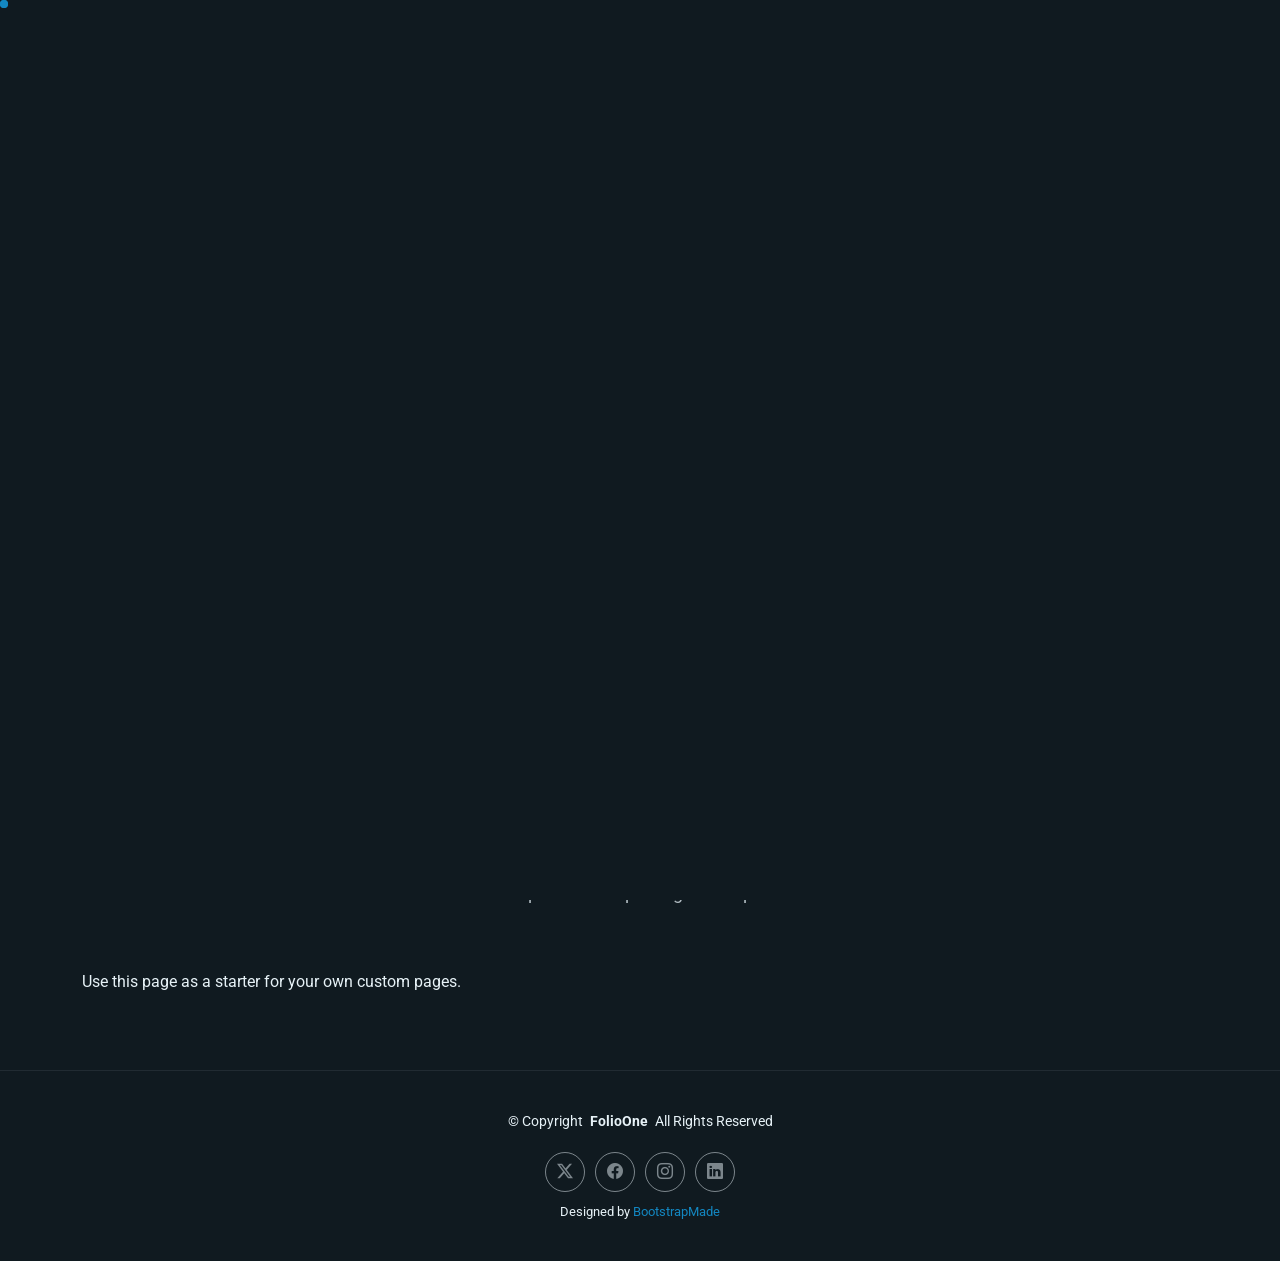
<file: starter-page.html>
<!DOCTYPE html>
<html lang="en">

<head>
  <meta charset="utf-8">
  <meta content="width=device-width, initial-scale=1.0" name="viewport">
  <title>Starter Page - FolioOne Bootstrap Template</title>
  <meta name="description" content="">
  <meta name="keywords" content="">

  <!-- Favicons -->
  <link href="assets/img/favicon.png" rel="icon">
  <link href="assets/img/apple-touch-icon.png" rel="apple-touch-icon">

  <!-- Fonts -->
  <link href="https<!DOCTYPE html>
<html lang="en">

<head>
  <meta charset="utf-8">
  <meta content="width=device-width, initial-scale=1.0" name="viewport">
  <title>Starter Page - FolioOne Bootstrap Template</title>
  <meta name="description" content="">
  <meta name="keywords" content="">

  <!-- Favicons -->
  <link href="assets/img/favicon.png" rel="icon">
  <link href="assets/img/apple-touch-icon.png" rel="apple-touch-icon">

  <!-- Fonts -->
  <link href="https://fonts.googleapis.com" rel="preconnect">
  <link href="https://fonts.gstatic.com" rel="preconnect" crossorigin>
  <link href="https://fonts.googleapis.com/css2?family=Roboto:ital,wght@0,100;0,300;0,400;0,500;0,700;0,900;1,100;1,300;1,400;1,500;1,700;1,900&family=Poppins:ital,wght@0,100;0,200;0,300;0,400;0,500;0,600;0,700;0,800;0,900;1,100;1,200;1,300;1,400;1,500;1,600;1,700;1,800;1,900&family=Raleway:ital,wght@0,100;0,200;0,300;0,400;0,500;0,600;0,700;0,800;0,900;1,100;1,200;1,300;1,400;1,500;1,600;1,700;1,800;1,900&display=swap" rel="stylesheet">

  <!-- Vendor CSS Files -->
  <link href="assets/vendor/bootstrap/css/bootstrap.min.css" rel="stylesheet">
  <link href="assets/vendor/bootstrap-icons/bootstrap-icons.css" rel="stylesheet">
  <link href="assets/vendor/aos/aos.css" rel="stylesheet">
  <link href="assets/vendor/swiper/swiper-bundle.min.css" rel="stylesheet">
  <link href="assets/vendor/glightbox/css/glightbox.min.css" rel="stylesheet">

  <!-- Main CSS File -->
  <link href="assets/css/main.css" rel="stylesheet">

  <!-- =======================================================
  * Template Name: FolioOne
  * Template URL: https://bootstrapmade.com/folioone-bootstrap-portfolio-website-template/
  * Updated: Aug 23 2025 with Bootstrap v5.3.7
  * Author: BootstrapMade.com
  * License: https://bootstrapmade.com/license/
  ======================================================== -->
</head>

<body class="starter-page-page">

  <header id="header" class="header d-flex align-items-center light-background sticky-top">
    <div class="container position-relative d-flex align-items-center justify-content-between">

      <!-- <a href="index.html" class="logo d-flex align-items-center me-auto me-xl-0">
      <img src="assets/img/logo.webp" alt="">
      <h1 class="sitename">FolioOne</h1> 
    </a> -->

      <nav id="navmenu" class="navmenu">
        <ul>
          <li><a href="index.html">Home</a></li>
          <li><a href="about.html">About</a></li>
          <li><a href="resume.html">Resume</a></li>
          <li><a href="services.html">Journey</a></li>
          <!-- <li><a href="portfolio.html">Portfolio</a></li> -->
         
          <li><a href="contact.html">Contact</a></li>
        </ul>
        <i class="mobile-nav-toggle d-xl-none bi bi-list"></i>
      </nav>

      <div class="header-social-links">
        <a href="#" class="twitter"><i class="bi bi-twitter-x"></i></a>
        <a href="#" class="facebook"><i class="bi bi-facebook"></i></a>
        <a href="#" class="instagram"><i class="bi bi-instagram"></i></a>
        <a href="#" class="linkedin"><i class="bi bi-linkedin"></i></a>
      </div>

    </div>
  </header>

  <main class="main">

    <!-- Starter Section Section -->
    <section id="starter-section" class="starter-section section">

      <!-- Section Title -->
      <div class="container section-title" data-aos="fade-up">
        <h2>Starter Section</h2>
        <p>Necessitatibus eius consequatur ex aliquid fuga eum quidem sint consectetur velit</p>
      </div><!-- End Section Title -->

      <div class="container" data-aos="fade-up">
        <p>Use this page as a starter for your own custom pages.</p>
      </div>

    </section><!-- /Starter Section Section -->

  </main>

  <footer id="footer" class="footer">

    <div class="container">
      <div class="copyright text-center ">
        <p>© <span>Copyright</span> <strong class="px-1 sitename">FolioOne</strong> <span>All Rights Reserved<br></span></p>
      </div>
      <div class="social-links d-flex justify-content-center">
        <a href=""><i class="bi bi-twitter-x"></i></a>
        <a href=""><i class="bi bi-facebook"></i></a>
        <a href=""><i class="bi bi-instagram"></i></a>
        <a href=""><i class="bi bi-linkedin"></i></a>
      </div>
      <div class="credits">
        <!-- All the links in the footer should remain intact. -->
        <!-- You can delete the links only if you've purchased the pro version. -->
        <!-- Licensing information: https://bootstrapmade.com/license/ -->
        <!-- Purchase the pro version with working PHP/AJAX contact form: [buy-url] -->
        Designed by <a href="https://bootstrapmade.com/">BootstrapMade</a>
      </div>
    </div>

  </footer>

  <!-- Scroll Top -->
  <a href="#" id="scroll-top" class="scroll-top d-flex align-items-center justify-content-center"><i class="bi bi-arrow-up-short"></i></a>

  <!-- Preloader -->
  <div id="preloader"></div>

  <!-- Vendor JS Files -->
  <script src="assets/vendor/bootstrap/js/bootstrap.bundle.min.js"></script>
  <script src="assets/vendor/php-email-form/validate.js"></script>
  <script src="assets/vendor/aos/aos.js"></script>
  <script src="assets/vendor/typed.js/typed.umd.js"></script>
  <script src="assets/vendor/waypoints/noframework.waypoints.js"></script>
  <script src="assets/vendor/purecounter/purecounter_vanilla.js"></script>
  <script src="assets/vendor/swiper/swiper-bundle.min.js"></script>
  <script src="assets/vendor/imagesloaded/imagesloaded.pkgd.min.js"></script>
  <script src="assets/vendor/isotope-layout/isotope.pkgd.min.js"></script>
  <script src="assets/vendor/glightbox/js/glightbox.min.js"></script>

  <!-- Main JS File -->
  <script src="assets/js/main.js"></script>

</body>

</html>://fonts.googleapis.com" rel="preconnect">
  <link href="https://fonts.gstatic.com" rel="preconnect" crossorigin>
  <link href="https://fonts.googleapis.com/css2?family=Roboto:ital,wght@0,100;0,300;0,400;0,500;0,700;0,900;1,100;1,300;1,400;1,500;1,700;1,900&family=Poppins:ital,wght@0,100;0,200;0,300;0,400;0,500;0,600;0,700;0,800;0,900;1,100;1,200;1,300;1,400;1,500;1,600;1,700;1,800;1,900&family=Raleway:ital,wght@0,100;0,200;0,300;0,400;0,500;0,600;0,700;0,800;0,900;1,100;1,200;1,300;1,400;1,500;1,600;1,700;1,800;1,900&display=swap" rel="stylesheet">

  <!-- Vendor CSS Files -->
  <link href="assets/vendor/bootstrap/css/bootstrap.min.css" rel="stylesheet">
  <link href="assets/vendor/bootstrap-icons/bootstrap-icons.css" rel="stylesheet">
  <link href="assets/vendor/aos/aos.css" rel="stylesheet">
  <link href="assets/vendor/swiper/swiper-bundle.min.css" rel="stylesheet">
  <link href="assets/vendor/glightbox/css/glightbox.min.css" rel="stylesheet">

  <!-- Main CSS File -->
  <link href="assets/css/main.css" rel="stylesheet">

  <!-- =======================================================
  * Template Name: FolioOne
  * Template URL: https://bootstrapmade.com/folioone-bootstrap-portfolio-website-template/
  * Updated: Aug 23 2025 with Bootstrap v5.3.7
  * Author: BootstrapMade.com
  * License: https://bootstrapmade.com/license/
  ======================================================== -->
</head>

<body class="starter-page-page">

  <header id="header" class="header d-flex align-items-center light-background sticky-top">
    <div class="container position-relative d-flex align-items-center justify-content-between">

      <!-- <a href="index.html" class="logo d-flex align-items-center me-auto me-xl-0">
      <img src="assets/img/logo.webp" alt="">
      <h1 class="sitename">FolioOne</h1> 
    </a> -->

      <nav id="navmenu" class="navmenu">
        <ul>
          <li><a href="index.html">Home</a></li>
          <li><a href="about.html">About</a></li>
          <li><a href="resume.html">Resume</a></li>
          <li><a href="services.html">Services</a></li>
          <li><a href="portfolio.html">Portfolio</a></li>
          <li class="dropdown"><a href="#"><span>Dropdown</span> <i class="bi bi-chevron-down toggle-dropdown"></i></a>
            <ul>
              <li><a href="#">Dropdown 1</a></li>
              <li class="dropdown"><a href="#"><span>Deep Dropdown</span> <i class="bi bi-chevron-down toggle-dropdown"></i></a>
                <ul>
                  <li><a href="#">Deep Dropdown 1</a></li>
                  <li><a href="#">Deep Dropdown 2</a></li>
                  <li><a href="#">Deep Dropdown 3</a></li>
                  <li><a href="#">Deep Dropdown 4</a></li>
                  <li><a href="#">Deep Dropdown 5</a></li>
                </ul>
              </li>
              <li><a href="#">Dropdown 2</a></li>
              <li><a href="#">Dropdown 3</a></li>
              <li><a href="#">Dropdown 4</a></li>
            </ul>
          </li>
          <li><a href="contact.html">Contact</a></li>
        </ul>
        <i class="mobile-nav-toggle d-xl-none bi bi-list"></i>
      </nav>

      <div class="header-social-links">
        <a href="#" class="twitter"><i class="bi bi-twitter-x"></i></a>
        <a href="#" class="facebook"><i class="bi bi-facebook"></i></a>
        <a href="#" class="instagram"><i class="bi bi-instagram"></i></a>
        <a href="#" class="linkedin"><i class="bi bi-linkedin"></i></a>
      </div>

    </div>
  </header>

  <main class="main">

    <!-- Starter Section Section -->
    <section id="starter-section" class="starter-section section">

      <!-- Section Title -->
      <div class="container section-title" data-aos="fade-up">
        <h2>Starter Section</h2>
        <p>Necessitatibus eius consequatur ex aliquid fuga eum quidem sint consectetur velit</p>
      </div><!-- End Section Title -->

      <div class="container" data-aos="fade-up">
        <p>Use this page as a starter for your own custom pages.</p>
      </div>

    </section><!-- /Starter Section Section -->

  </main>

  <footer id="footer" class="footer">

    <div class="container">
      <div class="copyright text-center ">
        <p>© <span>Copyright</span> <strong class="px-1 sitename">FolioOne</strong> <span>All Rights Reserved<br></span></p>
      </div>
      <div class="social-links d-flex justify-content-center">
        <a href=""><i class="bi bi-twitter-x"></i></a>
        <a href=""><i class="bi bi-facebook"></i></a>
        <a href=""><i class="bi bi-instagram"></i></a>
        <a href=""><i class="bi bi-linkedin"></i></a>
      </div>
      <div class="credits">
        <!-- All the links in the footer should remain intact. -->
        <!-- You can delete the links only if you've purchased the pro version. -->
        <!-- Licensing information: https://bootstrapmade.com/license/ -->
        <!-- Purchase the pro version with working PHP/AJAX contact form: [buy-url] -->
        Designed by <a href="https://bootstrapmade.com/">BootstrapMade</a>
      </div>
    </div>

  </footer>

  <!-- Scroll Top -->
  <a href="#" id="scroll-top" class="scroll-top d-flex align-items-center justify-content-center"><i class="bi bi-arrow-up-short"></i></a>

  <!-- Preloader -->
  <div id="preloader"></div>

  <!-- Vendor JS Files -->
  <script src="assets/vendor/bootstrap/js/bootstrap.bundle.min.js"></script>
  <script src="assets/vendor/php-email-form/validate.js"></script>
  <script src="assets/vendor/aos/aos.js"></script>
  <script src="assets/vendor/typed.js/typed.umd.js"></script>
  <script src="assets/vendor/waypoints/noframework.waypoints.js"></script>
  <script src="assets/vendor/purecounter/purecounter_vanilla.js"></script>
  <script src="assets/vendor/swiper/swiper-bundle.min.js"></script>
  <script src="assets/vendor/imagesloaded/imagesloaded.pkgd.min.js"></script>
  <script src="assets/vendor/isotope-layout/isotope.pkgd.min.js"></script>
  <script src="assets/vendor/glightbox/js/glightbox.min.js"></script>

  <!-- Main JS File -->
  <script src="assets/js/main.js"></script>

</body>

</html>
</file>
<file: assets/css/main.css>
/**
* Template Name: FolioOne
* Template URL: https://bootstrapmade.com/folioone-bootstrap-portfolio-website-template/
* Updated: Aug 23 2025 with Bootstrap v5.3.7
* Author: BootstrapMade.com
* License: https://bootstrapmade.com/license/
*/

/*--------------------------------------------------------------
# Font & Color Variables
# Help: https://bootstrapmade.com/color-system/
--------------------------------------------------------------*/
/* Fonts */
:root {
  --default-font: "Roboto",  system-ui, -apple-system, "Segoe UI", Roboto, "Helvetica Neue", Arial, "Noto Sans", "Liberation Sans", sans-serif, "Apple Color Emoji", "Segoe UI Emoji", "Segoe UI Symbol", "Noto Color Emoji";
  --heading-font: "Raleway",  sans-serif;
  --nav-font: "Poppins",  sans-serif;
}

/* Global Colors - The following color variables are used throughout the website. Updating them here will change the color scheme of the entire website */
:root { 
  --background-color: #101a20; /* Background color for the entire website, including individual sections */
  --default-color: #e7f2f7; /* Default color used for the majority of the text content across the entire website */
  --heading-color: #ffffff; /* Color for headings, subheadings and title throughout the website */
  --accent-color: #1387c1; /* Accent color that represents your brand on the website. It's used for buttons, links, and other elements that need to stand out */
  --surface-color: #141f26; /* The surface color is used as a background of boxed elements within sections, such as cards, icon boxes, or other elements that require a visual separation from the global background. */
  --contrast-color: #ffffff; /* Contrast color for text, ensuring readability against backgrounds of accent, heading, or default colors. */
}

/* Nav Menu Colors - The following color variables are used specifically for the navigation menu. They are separate from the global colors to allow for more customization options */
:root {
  --nav-color: #ffffff;  /* The default color of the main navmenu links */
  --nav-hover-color: #1387c1; /* Applied to main navmenu links when they are hovered over or active */
  --nav-mobile-background-color: #213642; /* Used as the background color for mobile navigation menu */
  --nav-dropdown-background-color: #051117; /* Used as the background color for dropdown items that appear when hovering over primary navigation items */
  --nav-dropdown-color: #e7f2f7; /* Used for navigation links of the dropdown items in the navigation menu. */
  --nav-dropdown-hover-color: #1387c1; /* Similar to --nav-hover-color, this color is applied to dropdown navigation links when they are hovered over. */
}

/* Color Presets - These classes override global colors when applied to any section or element, providing reuse of the sam color scheme. */

.light-background {
  --background-color: #142027;
  --surface-color: #325264;
}

.dark-background {
  --background-color: #0b1419;
  --default-color: #ffffff;
  --heading-color: #ffffff;
  --surface-color: #252525;
  --contrast-color: #ffffff;
}

/* Smooth scroll */
:root {
  scroll-behavior: smooth;
}

/*--------------------------------------------------------------
# General Styling & Shared Classes
--------------------------------------------------------------*/
body {
  color: var(--default-color);
  background-color: var(--background-color);
  font-family: var(--default-font);
}

a {
  color: var(--accent-color);
  text-decoration: none;
  transition: 0.3s;
}

a:hover {
  color: color-mix(in srgb, var(--accent-color), transparent 25%);
  text-decoration: none;
}

h1,
h2,
h3,
h4,
h5,
h6 {
  color: var(--heading-color);
  font-family: var(--heading-font);
}

/* PHP Email Form Messages
------------------------------*/
.php-email-form .error-message {
  display: none;
  background: #df1529;
  color: #ffffff;
  text-align: left;
  padding: 15px;
  margin-bottom: 24px;
  font-weight: 600;
}

.php-email-form .sent-message {
  display: none;
  color: #ffffff;
  background: #059652;
  text-align: center;
  padding: 15px;
  margin-bottom: 24px;
  font-weight: 600;
}

.php-email-form .loading {
  display: none;
  background: var(--surface-color);
  text-align: center;
  padding: 15px;
  margin-bottom: 24px;
}

.php-email-form .loading:before {
  content: "";
  display: inline-block;
  border-radius: 50%;
  width: 24px;
  height: 24px;
  margin: 0 10px -6px 0;
  border: 3px solid var(--accent-color);
  border-top-color: var(--surface-color);
  animation: php-email-form-loading 1s linear infinite;
}

@keyframes php-email-form-loading {
  0% {
    transform: rotate(0deg);
  }

  100% {
    transform: rotate(360deg);
  }
}

/*--------------------------------------------------------------
# Global Header
--------------------------------------------------------------*/
.header {
  --background-color: rgba(255, 255, 255, 0);
  color: var(--default-color);
  background-color: var(--background-color);
  padding: 15px 0;
  transition: all 0.5s;
  z-index: 997;
  border-bottom: 1px solid color-mix(in srgb, var(--default-color), transparent 92%);
}

.header .logo {
  line-height: 1;
}

.header .logo img {
  max-height: 36px;
  margin-right: 8px;
}

.header .logo h1 {
  font-size: 32px;
  margin: 0;
  font-weight: 400;
  color: var(--heading-color);
}

.header .header-social-links {
  padding-right: 15px;
}

.header .header-social-links a {
  color: color-mix(in srgb, var(--default-color), transparent 40%);
  padding-left: 6px;
  display: inline-block;
  transition: 0.3s;
  font-size: 16px;
}

.header .header-social-links a:hover {
  color: var(--default-color);
}

.header .header-social-links a i {
  line-height: 0px;
}

@media (max-width: 1200px) {
  .header .logo {
    order: 1;
  }

  .header .header-social-links {
    order: 2;
  }

  .header .navmenu {
    order: 3;
  }
}

/* Global Header on Scroll
------------------------------*/
.scrolled .header {
  --background-color: rgba(16, 26, 32, 0.9);
}

/*--------------------------------------------------------------
# Navigation Menu
--------------------------------------------------------------*/
/* Desktop Navigation */
@media (min-width: 1200px) {
  .navmenu {
    padding: 0;
  }

  .navmenu ul {
    margin: 0;
    padding: 0;
    display: flex;
    list-style: none;
    align-items: center;
  }

  .navmenu li {
    position: relative;
  }

  .navmenu>ul>li {
    white-space: nowrap;
    padding: 15px 28px 15px 0;
  }

  .navmenu>ul>li:last-child {
    padding-right: 0;
  }

  .navmenu a,
  .navmenu a:focus {
    color: var(--nav-color);
    font-size: 15px;
    padding: 0 2px;
    font-family: var(--nav-font);
    font-weight: 400;
    display: flex;
    align-items: center;
    justify-content: space-between;
    white-space: nowrap;
    transition: 0.3s;
    position: relative;
  }

  .navmenu a i,
  .navmenu a:focus i {
    font-size: 12px;
    line-height: 0;
    margin-left: 5px;
    transition: 0.3s;
  }

  .navmenu>ul>li>a:before {
    content: "";
    position: absolute;
    height: 2px;
    bottom: -6px;
    left: 0;
    background-color: var(--nav-hover-color);
    visibility: hidden;
    width: 0px;
    transition: all 0.3s ease-in-out 0s;
  }

  .navmenu a:hover:before,
  .navmenu li:hover>a:before,
  .navmenu .active:before {
    visibility: visible;
    width: 25px;
  }

  .navmenu li:hover>a,
  .navmenu .active,
  .navmenu .active:focus {
    color: var(--nav-hover-color);
  }

  .navmenu .dropdown ul {
    margin: 0;
    padding: 10px 0;
    background: var(--nav-dropdown-background-color);
    display: block;
    position: absolute;
    visibility: hidden;
    left: -5px;
    top: 130%;
    opacity: 0;
    transition: 0.3s;
    border-radius: 4px;
    z-index: 99;
    box-shadow: 0px 0px 30px rgba(0, 0, 0, 0.1);
  }

  .navmenu .dropdown ul li {
    min-width: 200px;
  }

  .navmenu .dropdown ul a {
    padding: 10px 20px;
    font-size: 15px;
    text-transform: none;
    color: var(--nav-dropdown-color);
  }

  .navmenu .dropdown ul a i {
    font-size: 12px;
  }

  .navmenu .dropdown ul a:hover,
  .navmenu .dropdown ul .active:hover,
  .navmenu .dropdown ul li:hover>a {
    color: var(--nav-dropdown-hover-color);
  }

  .navmenu .dropdown:hover>ul {
    opacity: 1;
    top: 100%;
    visibility: visible;
  }

  .navmenu .dropdown .dropdown ul {
    top: 0;
    left: -90%;
    visibility: hidden;
  }

  .navmenu .dropdown .dropdown:hover>ul {
    opacity: 1;
    top: 0;
    left: -100%;
    visibility: visible;
  }
}

/* Mobile Navigation */
@media (max-width: 1199px) {
  .mobile-nav-toggle {
    color: var(--nav-color);
    font-size: 28px;
    line-height: 0;
    margin-right: 10px;
    cursor: pointer;
    transition: color 0.3s;
  }

  .navmenu {
    padding: 0;
    z-index: 9997;
  }

  .navmenu ul {
    display: none;
    list-style: none;
    position: absolute;
    inset: 60px 20px 20px 20px;
    padding: 10px 0;
    margin: 0;
    border-radius: 6px;
    background-color: var(--nav-mobile-background-color);
    border: 1px solid color-mix(in srgb, var(--default-color), transparent 90%);
    box-shadow: none;
    overflow-y: auto;
    transition: 0.3s;
    z-index: 9998;
  }

  .navmenu a,
  .navmenu a:focus {
    color: var(--nav-dropdown-color);
    padding: 10px 20px;
    font-family: var(--nav-font);
    font-size: 17px;
    font-weight: 500;
    display: flex;
    align-items: center;
    justify-content: space-between;
    white-space: nowrap;
    transition: 0.3s;
  }

  .navmenu a i,
  .navmenu a:focus i {
    font-size: 12px;
    line-height: 0;
    margin-left: 5px;
    width: 30px;
    height: 30px;
    display: flex;
    align-items: center;
    justify-content: center;
    border-radius: 50%;
    transition: 0.3s;
    background-color: color-mix(in srgb, var(--accent-color), transparent 90%);
  }

  .navmenu a i:hover,
  .navmenu a:focus i:hover {
    background-color: var(--accent-color);
    color: var(--contrast-color);
  }

  .navmenu a:hover,
  .navmenu .active,
  .navmenu .active:focus {
    color: var(--nav-dropdown-hover-color);
  }

  .navmenu .active i,
  .navmenu .active:focus i {
    background-color: var(--accent-color);
    color: var(--contrast-color);
    transform: rotate(180deg);
  }

  .navmenu .dropdown ul {
    position: static;
    display: none;
    z-index: 99;
    padding: 10px 0;
    margin: 10px 20px;
    background-color: var(--nav-dropdown-background-color);
    transition: all 0.5s ease-in-out;
  }

  .navmenu .dropdown ul ul {
    background-color: rgba(33, 37, 41, 0.1);
  }

  .navmenu .dropdown>.dropdown-active {
    display: block;
    background-color: rgba(33, 37, 41, 0.03);
  }

  .mobile-nav-active {
    overflow: hidden;
  }

  .mobile-nav-active .mobile-nav-toggle {
    color: #fff;
    position: absolute;
    font-size: 32px;
    top: 15px;
    right: 15px;
    margin-right: 0;
    z-index: 9999;
  }

  .mobile-nav-active .navmenu {
    position: fixed;
    overflow: hidden;
    inset: 0;
    background: rgba(33, 37, 41, 0.8);
    transition: 0.3s;
  }

  .mobile-nav-active .navmenu>ul {
    display: block;
  }
}

/*--------------------------------------------------------------
# Global Footer
--------------------------------------------------------------*/
.footer {
  color: var(--default-color);
  background-color: var(--background-color);
  font-size: 14px;
  padding: 40px 0;
  position: relative;
  border-top: 1px solid color-mix(in srgb, var(--default-color), transparent 92%);
}

.footer .copyright p {
  margin-bottom: 0;
}

.footer .social-links {
  margin-top: 20px;
}

.footer .social-links a {
  display: flex;
  align-items: center;
  justify-content: center;
  width: 40px;
  height: 40px;
  border-radius: 50%;
  border: 1px solid color-mix(in srgb, var(--default-color), transparent 50%);
  font-size: 16px;
  color: color-mix(in srgb, var(--default-color), transparent 50%);
  margin: 0 5px;
  transition: 0.3s;
}

.footer .social-links a:hover {
  color: var(--accent-color);
  border-color: var(--accent-color);
}

.footer .credits {
  margin-top: 10px;
  font-size: 13px;
  text-align: center;
}

/*--------------------------------------------------------------
# Preloader
--------------------------------------------------------------*/
#preloader {
  position: fixed;
  inset: 0;
  z-index: 9999;
  overflow: hidden;
  background-color: var(--background-color);
  transition: all 0.6s ease-out;
  width: 100%;
  height: 100vh;
}

#preloader:before,
#preloader:after {
  content: "";
  position: absolute;
  border: 4px solid var(--accent-color);
  border-radius: 50%;
  animation: animate-preloader 2s cubic-bezier(0, 0.2, 0.8, 1) infinite;
}

#preloader:after {
  animation-delay: -0.5s;
}

@keyframes animate-preloader {
  0% {
    width: 10px;
    height: 10px;
    top: calc(50% - 5px);
    left: calc(50% - 5px);
    opacity: 1;
  }

  100% {
    width: 72px;
    height: 72px;
    top: calc(50% - 36px);
    left: calc(50% - 36px);
    opacity: 0;
  }
}

/*--------------------------------------------------------------
# Scroll Top Button
--------------------------------------------------------------*/
.scroll-top {
  position: fixed;
  visibility: hidden;
  opacity: 0;
  right: 15px;
  bottom: -15px;
  z-index: 99999;
  background-color: var(--accent-color);
  width: 44px;
  height: 44px;
  border-radius: 50px;
  transition: all 0.4s;
}

.scroll-top i {
  font-size: 24px;
  color: var(--contrast-color);
  line-height: 0;
}

.scroll-top:hover {
  background-color: color-mix(in srgb, var(--accent-color), transparent 20%);
  color: var(--contrast-color);
}

.scroll-top.active {
  visibility: visible;
  opacity: 1;
  bottom: 15px;
}

/*--------------------------------------------------------------
# Disable aos animation delay on mobile devices
--------------------------------------------------------------*/
@media screen and (max-width: 768px) {
  [data-aos-delay] {
    transition-delay: 0 !important;
  }
}

/*--------------------------------------------------------------
# Global Page Titles & Breadcrumbs
--------------------------------------------------------------*/
.page-title {
  color: var(--default-color);
  background-color: var(--background-color);
  position: relative;
}

.page-title .heading {
  padding: 80px 0;
  border-top: 1px solid color-mix(in srgb, var(--default-color), transparent 90%);
}

.page-title .heading h1 {
  font-size: 38px;
  font-weight: 700;
}

.page-title nav {
  background-color: color-mix(in srgb, var(--default-color), transparent 96%);
  padding: 20px 0;
}

.page-title nav ol {
  display: flex;
  flex-wrap: wrap;
  list-style: none;
  padding: 0;
  margin: 0;
  font-size: 16px;
  font-weight: 400;
}

.page-title nav ol li+li {
  padding-left: 10px;
}

.page-title nav ol li+li::before {
  content: "/";
  display: inline-block;
  padding-right: 10px;
  color: color-mix(in srgb, var(--default-color), transparent 70%);
}

/*--------------------------------------------------------------
# Global Sections
--------------------------------------------------------------*/
section,
.section {
  color: var(--default-color);
  background-color: var(--background-color);
  padding: 60px 0;
  scroll-margin-top: 100px;
  overflow: clip;
}

@media (max-width: 1199px) {

  section,
  .section {
    scroll-margin-top: 66px;
  }
}

/*--------------------------------------------------------------
# Global Section Titles
--------------------------------------------------------------*/
.section-title {
  text-align: center;
  padding-bottom: 60px;
  position: relative;
}

.section-title h2 {
  font-size: 3.5rem;
  font-weight: 400;
  line-height: 1.2;
  color: var(--heading-color);
  margin-bottom: 1.5rem;
  letter-spacing: -1px;
}

@media (max-width: 768px) {
  .section-title h2 {
    font-size: 2.5rem;
  }
}

.section-title p {
  font-size: 1.125rem;
  line-height: 1.8;
  color: color-mix(in srgb, var(--default-color), transparent 25%);
  max-width: 900px;
  margin: 0 auto;
  text-wrap: balance;
}

/*--------------------------------------------------------------
# Hero Section
--------------------------------------------------------------*/
.hero {
  padding: 80px 0;
  min-height: 100vh;
  display: flex;
  align-items: center;
}

.hero .hero-content h1 {
  font-size: 3.5rem;
  font-weight: 700;
  margin-bottom: 1rem;
  line-height: 1.2;
}

.hero .hero-content h1 .highlight {
  color: var(--accent-color);
  position: relative;
}

.hero .hero-content h1 .highlight::after {
  content: "";
  position: absolute;
  bottom: 0;
  left: 0;
  width: 100%;
  height: 3px;
  background: linear-gradient(90deg, var(--accent-color), color-mix(in srgb, var(--accent-color), transparent 50%));
  border-radius: 2px;
}

@media (max-width: 768px) {
  .hero .hero-content h1 {
    font-size: 2.5rem;
  }
}

.hero .hero-content h2 {
  font-size: 1.5rem;
  font-weight: 400;
  margin-bottom: 2rem;
  color: color-mix(in srgb, var(--default-color), transparent 20%);
}

.hero .hero-content h2 .typed {
  color: var(--accent-color);
  font-weight: 600;
}

@media (max-width: 768px) {
  .hero .hero-content h2 {
    font-size: 1.25rem;
  }
}

.hero .hero-content p {
  font-size: 1.1rem;
  line-height: 1.6;
  margin-bottom: 2.5rem;
  color: color-mix(in srgb, var(--default-color), transparent 30%);
}

.hero .hero-actions {
  display: flex;
  gap: 1rem;
  margin-bottom: 3rem;
}

.hero .hero-actions .btn {
  padding: 12px 30px;
  border-radius: 50px;
  font-weight: 600;
  text-decoration: none;
  transition: all 0.3s ease;
  border: 2px solid;
}

.hero .hero-actions .btn.btn-primary {
  background: var(--accent-color);
  color: var(--contrast-color);
  border-color: var(--accent-color);
}

.hero .hero-actions .btn.btn-primary:hover {
  background: color-mix(in srgb, var(--accent-color), black 15%);
  border-color: color-mix(in srgb, var(--accent-color), black 15%);
  transform: translateY(-2px);
}

.hero .hero-actions .btn.btn-outline {
  background: transparent;
  color: var(--accent-color);
  border-color: var(--accent-color);
}

.hero .hero-actions .btn.btn-outline:hover {
  transform: translateY(-2px);
}

@media (max-width: 576px) {
  .hero .hero-actions {
    flex-direction: column;
  }

  .hero .hero-actions .btn {
    text-align: center;
  }
}

.hero .social-links {
  display: flex;
  gap: 1rem;
}

.hero .social-links a {
  width: 45px;
  height: 45px;
  background: var(--surface-color);
  border-radius: 50%;
  display: flex;
  align-items: center;
  justify-content: center;
  color: var(--default-color);
  font-size: 1.2rem;
  transition: all 0.3s ease;
}

.hero .social-links a:hover {
  background: var(--accent-color);
  color: var(--contrast-color);
  transform: translateY(-3px);
  box-shadow: 0 8px 25px color-mix(in srgb, var(--accent-color), transparent 70%);
}

.hero .hero-image {
  position: relative;
}

.hero .hero-image .image-wrapper {
  position: relative;
  max-width: 450px;
  margin: 0 auto;
}

.hero .hero-image .image-wrapper img {
  border-radius: 20px;
  box-shadow: 0 5px 15px color-mix(in srgb, var(--default-color), transparent 95%);
  transition: transform 0.3s ease;
}

.hero .hero-image .image-wrapper img:hover {
  transform: scale(1.02);
}

.hero .hero-image .floating-elements {
  position: absolute;
  top: 0;
  left: 0;
  right: 0;
  bottom: 0;
  pointer-events: none;
}

.hero .hero-image .floating-elements .floating-card {
  position: absolute;
  background: var(--surface-color);
  padding: 15px 20px;
  border-radius: 15px;
  box-shadow: 0 10px 30px color-mix(in srgb, var(--default-color), transparent 90%);
  display: flex;
  align-items: center;
  gap: 10px;
  font-weight: 600;
  animation: float 3s ease-in-out infinite;
}

.hero .hero-image .floating-elements .floating-card i {
  font-size: 1.5rem;
  color: var(--accent-color);
}

.hero .hero-image .floating-elements .floating-card.design {
  top: 10%;
  right: -10%;
  animation-delay: 0s;
}

.hero .hero-image .floating-elements .floating-card.code {
  bottom: 30%;
  left: -15%;
  animation-delay: 1s;
}

.hero .hero-image .floating-elements .floating-card.creativity {
  top: 60%;
  right: -5%;
  animation-delay: 2s;
}

@media (max-width: 992px) {
  .hero .hero-image .floating-elements .floating-card {
    display: none;
  }
}

@keyframes float {

  0%,
  100% {
    transform: translateY(0px);
  }

  50% {
    transform: translateY(-10px);
  }
}

@media (max-width: 992px) {
  .hero .hero-content {
    text-align: center;
    margin-bottom: 3rem;
  }
}

/*--------------------------------------------------------------
# About Section
--------------------------------------------------------------*/
.about .intro-content .eyebrow {
  display: inline-block;
  letter-spacing: 0.12em;
  text-transform: uppercase;
  font-size: 12px;
  color: color-mix(in srgb, var(--default-color), transparent 40%);
  margin-bottom: 16px;
}

.about .intro-content .headline {
  font-family: var(--heading-font);
  font-weight: 300;
  line-height: 1.2;
  font-size: clamp(28px, 4vw, 44px);
  margin: 0 0 24px 0;
}

.about .intro-content .lead {
  font-size: 18px;
  line-height: 1.8;
  color: color-mix(in srgb, var(--default-color), transparent 10%);
  margin-bottom: 24px;
}

.about .intro-content p {
  line-height: 1.8;
  margin-bottom: 24px;
  color: color-mix(in srgb, var(--default-color), transparent 5%);
}

.about .intro-content .cta-group {
  display: flex;
  gap: 24px;
  align-items: center;
  margin-top: 24px;
}

.about .intro-content .cta-group .btn-ghost {
  display: inline-flex;
  align-items: center;
  gap: 8px;
  padding: 12px 18px;
  border-radius: 6px;
  color: var(--accent-color);
  background: color-mix(in srgb, var(--accent-color), transparent 92%);
  border: 1px solid color-mix(in srgb, var(--accent-color), transparent 70%);
  transition: 0.3s ease-in-out;
}

.about .intro-content .cta-group .btn-ghost:hover,
.about .intro-content .cta-group .btn-ghost:focus {
  color: var(--contrast-color);
  background: var(--accent-color);
  border-color: var(--accent-color);
  outline: none;
  box-shadow: 0 0 0 3px color-mix(in srgb, var(--accent-color), transparent 70%);
}

.about .intro-content .cta-group .link-underline {
  display: inline-flex;
  align-items: center;
  gap: 8px;
  position: relative;
  color: var(--accent-color);
  padding-bottom: 4px;
  transition: 0.3s ease-in-out;
}

.about .intro-content .cta-group .link-underline::after {
  content: "";
  position: absolute;
  left: 0;
  right: 0;
  bottom: 0;
  height: 1px;
  background: color-mix(in srgb, var(--accent-color), transparent 40%);
  transform: scaleX(0.4);
  transform-origin: left;
  transition: 0.3s ease-in-out;
}

.about .intro-content .cta-group .link-underline:hover,
.about .intro-content .cta-group .link-underline:focus {
  color: color-mix(in srgb, var(--accent-color), transparent 10%);
  outline: none;
}

.about .intro-content .cta-group .link-underline:hover::after,
.about .intro-content .cta-group .link-underline:focus::after {
  transform: scaleX(1);
}

.about .profile-figure {
  margin: 0;
}

.about .profile-figure .profile-photo {
  width: 88%;
  max-width: 440px;
  border-radius: 18px;
  box-shadow: 0 10px 30px color-mix(in srgb, var(--default-color), transparent 92%);
  transform: translateY(0);
  transition: transform 0.3s ease-in-out;
}

.about .profile-figure .profile-caption {
  margin-top: 24px;
  display: flex;
  align-items: center;
  justify-content: center;
}

.about .profile-figure .profile-caption .meta {
  font-size: 14px;
  color: color-mix(in srgb, var(--default-color), transparent 20%);
}

.about .profile-figure .profile-caption .meta .funfact {
  font-size: 13px;
  margin-top: 4px;
  color: color-mix(in srgb, var(--default-color), transparent 35%);
}

.about .profile-figure:hover .profile-photo {
  transform: translateY(-4px);
}

.about .skill-item {
  padding: 24px;
  border-radius: 6px;
  transition: 0.3s ease-in-out;
  background: color-mix(in srgb, var(--surface-color), var(--accent-color) 2%);
  border: 1px solid color-mix(in srgb, var(--default-color), transparent 88%);
  height: 100%;
}

.about .skill-item i {
  font-size: 24px;
  color: var(--accent-color);
  margin-bottom: 16px;
  display: inline-block;
}

.about .skill-item h3 {
  font-size: 16px;
  margin-bottom: 6px;
  font-weight: 500;
}

.about .skill-item p {
  margin: 0;
  font-size: 14px;
  color: color-mix(in srgb, var(--default-color), transparent 25%);
}

.about .skill-item:hover {
  transform: translateY(-3px);
  border-color: color-mix(in srgb, var(--accent-color), transparent 60%);
  box-shadow: 0 10px 30px color-mix(in srgb, var(--default-color), transparent 92%);
}

.about .timeline-item {
  position: relative;
  padding-left: 26px;
}

.about .timeline-item time {
  display: inline-block;
  font-size: 12px;
  letter-spacing: 0.08em;
  text-transform: uppercase;
  color: color-mix(in srgb, var(--default-color), transparent 45%);
  margin-bottom: 6px;
}

.about .timeline-item h4 {
  font-size: 18px;
  font-weight: 400;
  margin: 0 0 6px;
}

.about .timeline-item p {
  font-size: 14px;
  color: color-mix(in srgb, var(--default-color), transparent 25%);
  margin: 0;
}

.about .timeline-item .dot {
  position: absolute;
  left: 0;
  top: 4px;
  width: 10px;
  height: 10px;
  border-radius: 50%;
  background: var(--accent-color);
  box-shadow: 0 0 0 6px color-mix(in srgb, var(--accent-color), transparent 80%);
}

.about .personal-quote {
  padding: 24px 0;
}

.about .personal-quote p {
  font-family: var(--heading-font);
  font-weight: 300;
  font-size: clamp(20px, 3vw, 28px);
  line-height: 1.5;
  color: color-mix(in srgb, var(--default-color), transparent 5%);
  margin: 0 auto;
  max-width: 800px;
}

.about .fact-pill {
  display: flex;
  align-items: center;
  justify-content: center;
  gap: 10px;
  padding: 10px 14px;
  border-radius: 999px;
  border: 1px solid color-mix(in srgb, var(--default-color), transparent 85%);
  background: var(--surface-color);
  color: color-mix(in srgb, var(--default-color), transparent 10%);
  transition: 0.3s ease-in-out;
}

.about .fact-pill i {
  color: var(--accent-color);
}

.about .fact-pill span {
  font-size: 14px;
}

.about .fact-pill:hover {
  transform: translateY(-2px);
  border-color: color-mix(in srgb, var(--accent-color), transparent 60%);
  box-shadow: 0 10px 30px color-mix(in srgb, var(--default-color), transparent 92%);
}

.about .fact-pill:focus-within {
  box-shadow: 0 0 0 3px color-mix(in srgb, var(--accent-color), transparent 70%);
}

@media (max-width: 992px) {
  .about .profile-figure {
    text-align: center !important;
  }

  .about .profile-figure .profile-photo {
    width: 72%;
  }

  .about .intro-content .cta-group {
    flex-wrap: wrap;
  }
}

@media (max-width: 576px) {
  .about .profile-figure .profile-photo {
    width: 100%;
  }
}

/*--------------------------------------------------------------
# Skills Section
--------------------------------------------------------------*/
.skills .skill-box {
  background-color: var(--surface-color);
  padding: 2rem;
  border-radius: 8px;
  box-shadow: 0 0 20px rgba(0, 0, 0, 0.05);
}

.skills .skill-box h3 {
  font-size: 1.2rem;
  margin-bottom: 1rem;
  font-weight: 600;
}

.skills .skill-box p {
  font-size: 0.9rem;
  margin-bottom: 0.8rem;
  opacity: 0.6;
}

.skills .skill-box .progress {
  background-color: color-mix(in srgb, var(--accent-color), transparent 85%);
  border-radius: 50px;
  height: 8px;
  margin-top: 5px;
  overflow: hidden;
}

.skills .skill-box .progress .progress-bar {
  background-color: var(--accent-color);
  height: 100%;
  position: relative;
  border-radius: 50px;
  transition: 0.9s;
  width: 1px;
}

/*--------------------------------------------------------------
# Stats Section
--------------------------------------------------------------*/
.stats .avatars {
  position: relative;
}

.stats .avatars img {
  width: 60px;
  height: 60px;
  border: 3px solid var(--accent-color);
  margin-right: -15px;
  transition: transform 0.3s ease;
}

.stats .avatars img:hover {
  transform: translateY(-5px);
  z-index: 2;
}

.stats .counters h2 {
  color: var(--heading-color);
  font-size: 48px;
  font-weight: 700;
  margin-bottom: 10px;
}

.stats .counters h2 span {
  display: inline-block;
}

.stats .counters p {
  color: var(--default-color);
  font-size: 18px;
  margin: 0;
  opacity: 0.9;
}

@media (max-width: 991px) {
  .stats .row {
    text-align: center;
  }

  .stats .avatars {
    justify-content: center;
    margin-bottom: 40px;
  }

  .stats .counters h2 {
    font-size: 36px;
  }

  .stats .counters p {
    font-size: 16px;
  }

  .stats .counters .col-md-4 {
    margin-bottom: 30px;
  }

  .stats .counters .col-md-4:last-child {
    margin-bottom: 0;
  }
}

@media (max-width: 576px) {
  .stats {
    padding: 60px 0;
  }

  .stats .avatars {
    flex-wrap: wrap;
    justify-content: center;
  }

  .stats .avatars img {
    margin: 0 -8px;
  }
}

/*--------------------------------------------------------------
# Testimonials Section
--------------------------------------------------------------*/
.testimonials .testimonials-carousel,
.testimonials .testimonials-slider {
  overflow: hidden;
}

.testimonials .testimonial-item .testimonial-content {
  border-left: 3px solid var(--accent-color);
  padding-left: 30px;
}

.testimonials .testimonial-item .testimonial-img {
  border-radius: 50%;
  border: 4px solid var(--background-color);
  margin: 0 auto;
}

.testimonials .testimonial-item h3 {
  font-size: 20px;
  font-weight: bold;
  margin: 10px 0 5px 0;
}

.testimonials .testimonial-item h4 {
  font-size: 14px;
  color: color-mix(in srgb, var(--default-color), transparent 40%);
  margin: 0 0 10px 0;
}

.testimonials .testimonial-item .stars i {
  color: #ffc107;
  margin: 0 1px;
}

.testimonials .testimonial-item .quote-icon-left,
.testimonials .testimonial-item .quote-icon-right {
  color: color-mix(in srgb, var(--accent-color), transparent 50%);
  font-size: 26px;
  line-height: 0;
}

.testimonials .testimonial-item .quote-icon-left {
  display: inline-block;
  left: -5px;
  position: relative;
}

.testimonials .testimonial-item .quote-icon-right {
  display: inline-block;
  right: -5px;
  position: relative;
  top: 10px;
  transform: scale(-1, -1);
}

.testimonials .testimonial-item p {
  font-style: italic;
}

.testimonials .swiper-wrapper {
  height: auto;
}

.testimonials .swiper-pagination {
  margin-top: 30px;
  position: relative;
}

.testimonials .swiper-pagination .swiper-pagination-bullet {
  width: 12px;
  height: 12px;
  background-color: color-mix(in srgb, var(--default-color), transparent 85%);
  opacity: 1;
}

.testimonials .swiper-pagination .swiper-pagination-bullet-active {
  background-color: var(--accent-color);
}

/*--------------------------------------------------------------
# Resume Section
--------------------------------------------------------------*/
.resume .resume-item {
  margin-bottom: 3rem;
}

.resume .resume-item .resume-title {
  font-size: 1.75rem;
  font-weight: 700;
  margin-bottom: 1.5rem;
  padding-bottom: 1.5rem;
  position: relative;
  color: var(--heading-color);
}

.resume .resume-item .resume-title::after {
  content: "";
  position: absolute;
  display: block;
  width: 50px;
  height: 3px;
  background: var(--accent-color);
  bottom: 0;
  left: 0;
}

.resume .resume-item .resume-content {
  padding-left: 1.25rem;
  border-left: 2px solid color-mix(in srgb, var(--accent-color), transparent 85%);
}

.resume .resume-item article {
  position: relative;
  margin-bottom: 2.5rem;
}

.resume .resume-item article::before {
  content: "";
  position: absolute;
  width: 16px;
  height: 16px;
  border-radius: 50%;
  left: -1.8rem;
  top: 0.25rem;
  background: var(--background-color);
  border: 2px solid var(--accent-color);
}

.resume .resume-item article h4 {
  font-size: 1.25rem;
  font-weight: 600;
  margin-bottom: 0.5rem;
  color: var(--heading-color);
}

.resume .resume-item article h5 {
  font-size: 1rem;
  background: color-mix(in srgb, var(--accent-color), transparent 92%);
  padding: 0.375rem 0.75rem;
  display: inline-block;
  font-weight: 600;
  margin: 0.5rem 0;
  color: var(--accent-color);
  border-radius: 4px;
}

.resume .resume-item article .institution,
.resume .resume-item article .company {
  font-size: 1rem;
  margin-bottom: 1rem;
  color: color-mix(in srgb, var(--default-color), transparent 25%);
}

.resume .resume-item article p {
  margin-bottom: 1rem;
}

.resume .resume-item article ul {
  padding-left: 1.25rem;
  margin-bottom: 0;
}

.resume .resume-item article ul li {
  padding-bottom: 0.75rem;
  position: relative;
}

.resume .resume-item article ul li:last-child {
  padding-bottom: 0;
}

.resume .skill-item {
  margin-bottom: 2rem;
}

.resume .skill-item h4 {
  font-size: 1rem;
  font-weight: 600;
  margin-bottom: 0.75rem;
  color: var(--heading-color);
}

.resume .skill-item .progress {
  height: 0.75rem;
  background-color: color-mix(in srgb, var(--accent-color), transparent 92%);
  border-radius: 1rem;
  overflow: visible;
}

.resume .skill-item .progress .progress-bar {
  background-color: var(--accent-color);
  position: relative;
  border-radius: 1rem;
  width: 0;
  transition: width 1s ease;
}

.resume .skill-item .progress .progress-bar::after {
  content: attr(aria-valuenow) "%";
  position: absolute;
  right: 0;
  top: -1.75rem;
  font-size: 0.875rem;
  font-weight: 600;
  color: var(--accent-color);
}

@media (max-width: 991.98px) {
  .resume .resume-item {
    margin-bottom: 2rem;
  }
}

@media (max-width: 767.98px) {
  .resume .resume-content {
    padding-left: 1rem !important;
  }

  .resume article::before {
    left: -2rem !important;
  }
}

/*--------------------------------------------------------------
# Services Section
--------------------------------------------------------------*/
.services .service-item {
  display: flex;
  background-color: var(--surface-color);
  border-radius: 12px;
  padding: 2rem;
  height: 100%;
  position: relative;
  overflow: hidden;
  box-shadow: 0 5px 20px rgba(0, 0, 0, 0.03);
  transition: all 0.4s ease;
}

.services .service-item::before {
  content: "";
  position: absolute;
  left: 0;
  top: 0;
  height: 100%;
  width: 4px;
  background-color: var(--accent-color);
  transform: scaleY(0);
  transform-origin: bottom;
  transition: transform 0.4s cubic-bezier(0.65, 0, 0.35, 1);
}

.service-item:hover {
  transform: translateY(-10px);
  border-color: var(--accent-color) !important;
  box-shadow: 0 10px 30px rgba(0, 0, 0, 0.3);
}

.services .service-item:hover::before {
  transform: scaleY(1);
}

.services .service-item:hover .service-icon {
  background-color: var(--accent-color);
  color: var(--contrast-color);
  transform: rotateY(180deg);
}

.services .service-item:hover .service-icon i {
  transform: rotateY(180deg);
}

.services .service-item:hover .service-link i {
  transform: translateX(5px);
}

.services .service-icon {
  flex-shrink: 0;
  width: 70px;
  height: 70px;
  border-radius: 12px;
  background-color: color-mix(in srgb, var(--accent-color), transparent 90%);
  color: var(--accent-color);
  display: flex;
  align-items: center;
  justify-content: center;
  margin-right: 1.5rem;
  transition: all 0.5s ease;
}

.services .service-icon i {
  font-size: 2rem;
  transition: transform 0.5s ease;
}

.services .service-content {
  flex-grow: 1;
}

.services .service-content h3 {
  font-size: 1.4rem;
  margin-bottom: 1rem;
  font-weight: 700;
  color: var(--heading-color);
}

.services .service-content p {
  margin-bottom: 1.25rem;
  color: color-mix(in srgb, var(--default-color), transparent 20%);
}

.services .service-link {
  display: inline-flex;
  align-items: center;
  color: var(--accent-color);
  font-weight: 600;
  text-decoration: none;
  transition: color 0.3s ease;
}

.services .service-link span {
  margin-right: 0.5rem;
}

.services .service-link i {
  transition: transform 0.3s ease;
}

.services .service-link:hover {
  color: color-mix(in srgb, var(--accent-color), transparent 25%);
}

.services .container {
    max-width: 1140px; /* Standard width */
    margin: 0 auto;    /* Center the whole container */
    padding: 0 15px;
}

.row {
    margin-right: 0 !important;
    margin-left: 0 !important;
}
@media (max-width: 767.98px) {
  .services .service-item {
    padding: 1.5rem;
    margin-bottom: 1rem;
  }

  .services .service-icon {
    width: 60px;
    height: 60px;
    margin-right: 1rem;
  }

  .services .service-icon i {
    font-size: 1.5rem;
  }

  .services .service-content h3 {
    font-size: 1.2rem;
    margin-bottom: 0.75rem;
  }

  .services .service-content p {
    margin-bottom: 1rem;
    font-size: 0.95rem;
  }
}

@media (max-width: 575.98px) {
  .services .service-item {
    flex-direction: column;
    text-align: center;
  }

  .services .service-item::before {
    width: 100%;
    height: 4px;
    transform: scaleX(0);
    transform-origin: left;
  }

  .services .service-item:hover::before {
    transform: scaleX(1);
  }

  .services .service-icon {
    margin-right: 0;
    margin-bottom: 1.25rem;
  }

  .services .service-link {
    justify-content: center;
  }
}

/*--------------------------------------------------------------
# Service Details Section
--------------------------------------------------------------*/
.service-details .service-hero {
  margin-bottom: 4rem;
}

.service-details .service-hero .service-meta {
  display: flex;
  align-items: center;
  gap: 1rem;
  margin-bottom: 1.5rem;
}

.service-details .service-hero .service-meta .service-category {
  background: color-mix(in srgb, var(--accent-color), transparent 85%);
  color: var(--accent-color);
  padding: 0.5rem 1rem;
  border-radius: 20px;
  font-size: 0.85rem;
  font-weight: 500;
  letter-spacing: 0.5px;
}

.service-details .service-hero .service-meta .reading-time {
  color: color-mix(in srgb, var(--default-color), transparent 50%);
  font-size: 0.9rem;
  font-weight: 300;
}

.service-details .service-hero h1 {
  font-size: 3.5rem;
  font-weight: 300;
  line-height: 1.2;
  margin-bottom: 1.5rem;
  color: var(--heading-color);
  letter-spacing: -0.02em;
}

.service-details .service-hero .service-description {
  font-size: 1.25rem;
  line-height: 1.7;
  color: color-mix(in srgb, var(--default-color), transparent 25%);
  font-weight: 300;
  margin: 0;
}

.service-details .service-visual {
  margin-bottom: 4rem;
  overflow: hidden;
  border-radius: 4px;
}

.service-details .service-visual img {
  width: 100%;
  height: 400px;
  object-fit: cover;
  transition: transform 0.5s ease;
}

.service-details .service-visual img:hover {
  transform: scale(1.02);
}

.service-details .service-narrative {
  margin-bottom: 5rem;
}

.service-details .service-narrative h3 {
  font-size: 2rem;
  font-weight: 300;
  margin-bottom: 2rem;
  color: var(--heading-color);
  letter-spacing: -0.01em;
}

.service-details .service-narrative p {
  font-size: 1.1rem;
  line-height: 1.8;
  margin-bottom: 2rem;
  color: var(--default-color);
  font-weight: 300;
}

.service-details .benefits-grid {
  display: grid;
  grid-template-columns: repeat(auto-fit, minmax(280px, 1fr));
  gap: 2.5rem;
  margin-top: 3rem;
}

.service-details .benefits-grid .benefit-card {
  text-align: center;
  padding: 0;
}

.service-details .benefits-grid .benefit-card .benefit-icon {
  width: 60px;
  height: 60px;
  background: color-mix(in srgb, var(--accent-color), transparent 90%);
  border-radius: 50%;
  display: flex;
  align-items: center;
  justify-content: center;
  margin: 0 auto 1.5rem;
  transition: all 0.3s ease;
}

.service-details .benefits-grid .benefit-card .benefit-icon i {
  font-size: 1.5rem;
  color: var(--accent-color);
}

.service-details .benefits-grid .benefit-card:hover .benefit-icon {
  background: var(--accent-color);
  transform: translateY(-2px);
}

.service-details .benefits-grid .benefit-card:hover .benefit-icon i {
  color: var(--contrast-color);
}

.service-details .benefits-grid .benefit-card h4 {
  font-size: 1.2rem;
  font-weight: 400;
  margin-bottom: 1rem;
  color: var(--heading-color);
}

.service-details .benefits-grid .benefit-card p {
  font-size: 1rem;
  line-height: 1.6;
  color: color-mix(in srgb, var(--default-color), transparent 30%);
  margin: 0;
}

.service-details .timeline-section {
  margin-bottom: 4rem;
}

.service-details .timeline-section h3 {
  font-size: 2rem;
  font-weight: 300;
  margin-bottom: 3rem;
  color: var(--heading-color);
  letter-spacing: -0.01em;
}

.service-details .timeline-section .timeline {
  position: relative;
}

.service-details .timeline-section .timeline::before {
  content: "";
  position: absolute;
  left: 30px;
  top: 0;
  bottom: 0;
  width: 1px;
  background: color-mix(in srgb, var(--default-color), transparent 85%);
}

.service-details .timeline-section .timeline .timeline-item {
  position: relative;
  padding-left: 80px;
  margin-bottom: 3rem;
}

.service-details .timeline-section .timeline .timeline-item:last-child {
  margin-bottom: 0;
}

.service-details .timeline-section .timeline .timeline-item .timeline-marker {
  position: absolute;
  left: 0;
  top: 0;
  width: 60px;
  height: 60px;
  background: var(--surface-color);
  border: 2px solid color-mix(in srgb, var(--accent-color), transparent 70%);
  border-radius: 50%;
  display: flex;
  align-items: center;
  justify-content: center;
  z-index: 1;
}

.service-details .timeline-section .timeline .timeline-item .timeline-marker span {
  font-size: 1.2rem;
  font-weight: 500;
  color: var(--accent-color);
}

.service-details .timeline-section .timeline .timeline-item .timeline-content h4 {
  font-size: 1.3rem;
  font-weight: 400;
  margin-bottom: 0.75rem;
  color: var(--heading-color);
}

.service-details .timeline-section .timeline .timeline-item .timeline-content p {
  font-size: 1rem;
  line-height: 1.6;
  margin-bottom: 0.5rem;
  color: var(--default-color);
}

.service-details .timeline-section .timeline .timeline-item .timeline-content small {
  color: color-mix(in srgb, var(--default-color), transparent 40%);
  font-size: 0.9rem;
  font-weight: 500;
}

.service-details .service-sidebar {
  padding-left: 2rem;
}

@media (max-width: 992px) {
  .service-details .service-sidebar {
    padding-left: 0;
    margin-top: 4rem;
  }
}
.project-glass-card {
  background: rgba(255, 255, 255, 0.03);
  backdrop-filter: blur(15px);
  border: 1px solid rgba(255, 255, 255, 0.1);
  border-radius: 20px;
  padding: 30px 20px;
  text-align: center;
  height: 100%;
  display: flex;
  flex-direction: column;
  justify-content: space-between;
  transition: all 0.4s cubic-bezier(0.175, 0.885, 0.32, 1.275);
}

.project-glass-card:hover {
  transform: translateY(-10px);
  background: rgba(255, 255, 255, 0.08);
  border-color: #0563bb;
  box-shadow: 0 15px 30px rgba(0, 0, 0, 0.5);
}

.icon-circle {
  width: 60px;
  height: 60px;
  background: rgba(5, 99, 187, 0.15);
  border-radius: 50%;
  display: flex;
  align-items: center;
  justify-content: center;
  margin: 0 auto 15px;
  color: #0563bb;
  font-size: 26px;
  transition: 0.4s;
}

.project-glass-card:hover .icon-circle {
  background: #0563bb;
  color: #fff;
  transform: rotateY(180deg);
}

.tech-stack-badge {
  font-size: 10px;
  font-weight: 700;
  color: #0563bb;
  text-transform: uppercase;
  letter-spacing: 1px;
  margin-bottom: 10px;
  display: block;
}

.status-badge {
  font-size: 11px;
  padding: 4px 12px;
  border-radius: 50px;
  display: inline-block;
  margin-top: 10px;
}

.status-badge.ongoing { background: rgba(255, 193, 7, 0.2); color: #ffc107; }
.status-badge.personal { background: rgba(23, 162, 184, 0.2); color: #17a2b8; }

.btn-demo {
  color: #0563bb;
  text-decoration: none;
  font-weight: 600;
  font-size: 14px;
  margin-top: 15px;
  border: 1px solid #0563bb;
  padding: 5px 15px;
  border-radius: 5px;
  transition: 0.3s;
}

.btn-demo:hover {
  background: #0563bb;
  color: #fff;
}
.service-details .overview-card,
.service-details .success-story,
.service-details .consultation-form {
  background: var(--surface-color);
  border-radius: 8px;
  padding: 2.5rem;
  margin-bottom: 2.5rem;
  border: 1px solid color-mix(in srgb, var(--default-color), transparent 93%);
  transition: all 0.3s ease;
}

.service-details .overview-card:hover,
.service-details .success-story:hover,
.service-details .consultation-form:hover {
  border-color: color-mix(in srgb, var(--accent-color), transparent 80%);
}

.service-details .overview-card .overview-header h4 {
  font-size: 1.4rem;
  font-weight: 400;
  margin-bottom: 2rem;
  color: var(--heading-color);
}

.service-details .overview-card .overview-stats {
  display: grid;
  grid-template-columns: repeat(3, 1fr);
  gap: 1.5rem;
  margin-bottom: 2rem;
}

.service-details .overview-card .overview-stats .stat-item {
  text-align: center;
}

.service-details .overview-card .overview-stats .stat-item .stat-number {
  font-size: 2rem;
  font-weight: 300;
  color: var(--accent-color);
  line-height: 1;
  margin-bottom: 0.5rem;
}

.service-details .overview-card .overview-stats .stat-item .stat-label {
  font-size: 0.85rem;
  color: color-mix(in srgb, var(--default-color), transparent 40%);
  font-weight: 500;
  text-transform: uppercase;
  letter-spacing: 0.5px;
}

.service-details .overview-card .overview-details {
  border-top: 1px solid color-mix(in srgb, var(--default-color), transparent 90%);
  padding-top: 1.5rem;
}

.service-details .overview-card .overview-details .detail-row {
  display: flex;
  justify-content: space-between;
  align-items: center;
  margin-bottom: 1rem;
}

.service-details .overview-card .overview-details .detail-row:last-child {
  margin-bottom: 0;
}

.service-details .overview-card .overview-details .detail-row .detail-label {
  font-size: 0.95rem;
  color: color-mix(in srgb, var(--default-color), transparent 30%);
  font-weight: 400;
}

.service-details .overview-card .overview-details .detail-row .detail-value {
  font-size: 0.95rem;
  color: var(--heading-color);
  font-weight: 500;
}

.service-details .success-story .story-quote p {
  font-size: 1.1rem;
  line-height: 1.7;
  color: color-mix(in srgb, var(--default-color), transparent 20%);
  font-style: italic;
  margin-bottom: 2rem;
}

.service-details .success-story .story-author {
  display: flex;
  align-items: center;
  gap: 1rem;
  margin-bottom: 1.5rem;
}

.service-details .success-story .story-author .author-avatar {
  width: 50px;
  height: 50px;
  border-radius: 50%;
  object-fit: cover;
}

.service-details .success-story .story-author .author-details h5 {
  font-size: 1rem;
  font-weight: 500;
  margin-bottom: 0.25rem;
  color: var(--heading-color);
}

.service-details .success-story .story-author .author-details span {
  display: block;
  font-size: 0.9rem;
  color: color-mix(in srgb, var(--default-color), transparent 40%);
  margin-bottom: 0.25rem;
}

.service-details .success-story .story-author .author-details small {
  font-size: 0.8rem;
  color: color-mix(in srgb, var(--default-color), transparent 50%);
}

.service-details .success-story .story-metrics {
  display: grid;
  grid-template-columns: repeat(2, 1fr);
  gap: 1rem;
  padding-top: 1.5rem;
  border-top: 1px solid color-mix(in srgb, var(--default-color), transparent 90%);
}

.service-details .success-story .story-metrics .metric {
  text-align: center;
}

.service-details .success-story .story-metrics .metric .metric-value {
  font-size: 1.5rem;
  font-weight: 500;
  color: var(--accent-color);
  display: block;
  margin-bottom: 0.25rem;
}

.service-details .success-story .story-metrics .metric .metric-label {
  font-size: 0.8rem;
  color: color-mix(in srgb, var(--default-color), transparent 40%);
  text-transform: uppercase;
  letter-spacing: 0.5px;
}

.service-details .consultation-form .form-header {
  margin-bottom: 2rem;
}

.service-details .consultation-form .form-header h4 {
  font-size: 1.4rem;
  font-weight: 400;
  margin-bottom: 0.75rem;
  color: var(--heading-color);
}

.service-details .consultation-form .form-header p {
  font-size: 0.95rem;
  line-height: 1.6;
  color: color-mix(in srgb, var(--default-color), transparent 30%);
  margin: 0;
}

.service-details .consultation-form .form-group {
  margin-bottom: 1.5rem;
}

.service-details .consultation-form .form-input {
  width: 100%;
  padding: 1rem;
  border: 1px solid color-mix(in srgb, var(--default-color), transparent 85%);
  border-radius: 4px;
  font-size: 0.95rem;
  transition: all 0.3s ease;
  background: transparent;
}

.service-details .consultation-form .form-input:focus {
  outline: none;
  border-color: var(--accent-color);
  box-shadow: 0 0 0 3px color-mix(in srgb, var(--accent-color), transparent 90%);
}

.service-details .consultation-form input[type=text],
.service-details .consultation-form input[type=email],
.service-details .consultation-form input[type=tel],
.service-details .consultation-form select,
.service-details .consultation-form textarea {
  color: var(--default-color);
  background-color: var(--surface-color);
  font-size: 14px;
  border-color: color-mix(in srgb, var(--default-color), transparent 80%);
}

.service-details .consultation-form input[type=text]:focus,
.service-details .consultation-form input[type=email]:focus,
.service-details .consultation-form input[type=tel]:focus,
.service-details .consultation-form select:focus,
.service-details .consultation-form textarea:focus {
  border-color: var(--accent-color);
}

.service-details .consultation-form input[type=text]::placeholder,
.service-details .consultation-form input[type=email]::placeholder,
.service-details .consultation-form input[type=tel]::placeholder,
.service-details .consultation-form select::placeholder,
.service-details .consultation-form textarea::placeholder {
  color: color-mix(in srgb, var(--default-color), transparent 70%);
}

.service-details .consultation-form .btn-consultation {
  background: var(--accent-color);
  color: var(--contrast-color);
  border: none;
  padding: 1rem 2rem;
  border-radius: 4px;
  font-size: 0.95rem;
  font-weight: 500;
  width: 100%;
  display: flex;
  align-items: center;
  justify-content: center;
  gap: 0.5rem;
  transition: all 0.3s ease;
  text-transform: none;
}

.service-details .consultation-form .btn-consultation:hover {
  background: color-mix(in srgb, var(--accent-color), transparent 10%);
  transform: translateY(-1px);
}

.service-details .consultation-form .btn-consultation i {
  font-size: 0.9rem;
}

@media (max-width: 768px) {
  .service-details .service-hero h1 {
    font-size: 2.5rem;
  }

  .service-details .service-hero .service-description {
    font-size: 1.1rem;
  }

  .service-details .service-visual img {
    height: 250px;
  }

  .service-details .benefits-grid {
    grid-template-columns: 1fr;
    gap: 2rem;
  }

  .service-details .timeline-section .timeline::before {
    left: 20px;
  }

  .service-details .timeline-section .timeline .timeline-item {
    padding-left: 60px;
  }

  .service-details .timeline-section .timeline .timeline-item .timeline-marker {
    width: 40px;
    height: 40px;
  }

  .service-details .timeline-section .timeline .timeline-item .timeline-marker span {
    font-size: 1rem;
  }

  .service-details .overview-card .overview-stats {
    grid-template-columns: 1fr;
    gap: 1rem;
  }
}

/*--------------------------------------------------------------
# Portfolio Section
--------------------------------------------------------------*/
.portfolio .portfolio-filters {
  display: flex;
  justify-content: center;
  flex-wrap: wrap;
  gap: 10px;
  margin-bottom: 30px;
  padding: 0;
  list-style: none;
}

.portfolio .portfolio-filters li {
  padding: 8px 20px;
  font-size: 0.95rem;
  font-weight: 500;
  border-radius: 30px;
  cursor: pointer;
  transition: all 0.3s ease;
  background-color: color-mix(in srgb, var(--accent-color), transparent 90%);
  color: var(--accent-color);
}

.portfolio .portfolio-filters li:hover {
  background-color: color-mix(in srgb, var(--accent-color), transparent 80%);
}

.portfolio .portfolio-filters li.filter-active {
  background-color: var(--accent-color);
  color: var(--contrast-color);
}

.portfolio .portfolio-card {
  background-color: var(--surface-color);
  border-radius: 10px;
  overflow: hidden;
  box-shadow: 0 5px 15px rgba(0, 0, 0, 0.05);
  margin-bottom: 30px;
  transition: all 0.3s ease;
}

.portfolio .portfolio-card:hover {
  transform: translateY(-10px);
  box-shadow: 0 10px 30px rgba(0, 0, 0, 0.1);
}

.portfolio .portfolio-card:hover .portfolio-img .portfolio-overlay {
  opacity: 1;
}

.portfolio .portfolio-card:hover .portfolio-img img {
  transform: scale(1.1);
}

.portfolio .portfolio-card .portfolio-img {
  position: relative;
  overflow: hidden;
}

.portfolio .portfolio-card .portfolio-img img {
  width: 100%;
  height: auto;
  transition: transform 0.5s ease;
}

.portfolio .portfolio-card .portfolio-img .portfolio-overlay {
  position: absolute;
  top: 0;
  left: 0;
  width: 100%;
  height: 100%;
  background: rgba(0, 0, 0, 0.6);
  display: flex;
  align-items: center;
  justify-content: center;
  gap: 15px;
  opacity: 0;
  transition: all 0.3s ease;
}

.portfolio .portfolio-card .portfolio-img .portfolio-overlay a {
  width: 45px;
  height: 45px;
  background-color: var(--accent-color);
  color: var(--contrast-color);
  border-radius: 50%;
  display: flex;
  align-items: center;
  justify-content: center;
  font-size: 1.2rem;
  transition: all 0.3s ease;
}

.portfolio .portfolio-card .portfolio-img .portfolio-overlay a:hover {
  background-color: color-mix(in srgb, var(--accent-color), #fff 20%);
  transform: translateY(-5px);
}

.portfolio .portfolio-card .portfolio-info {
  padding: 20px;
}

.portfolio .portfolio-card .portfolio-info h4 {
  font-size: 1.2rem;
  font-weight: 700;
  margin-bottom: 5px;
  color: var(--heading-color);
}

.portfolio .portfolio-card .portfolio-info p {
  font-size: 0.9rem;
  color: var(--default-color);
  margin-bottom: 10px;
}

.portfolio .portfolio-card .portfolio-info .portfolio-tags {
  display: flex;
  flex-wrap: wrap;
  gap: 8px;
}

.portfolio .portfolio-card .portfolio-info .portfolio-tags span {
  font-size: 0.8rem;
  padding: 4px 12px;
  border-radius: 20px;
  background-color: color-mix(in srgb, var(--accent-color), transparent 90%);
  color: var(--accent-color);
}

.portfolio .btn-primary {
  background-color: var(--accent-color);
  border-color: var(--accent-color);
  color: var(--contrast-color);
  padding: 12px 30px;
  font-weight: 600;
  border-radius: 5px;
  transition: all 0.3s ease;
}

.portfolio .btn-primary:hover {
  background-color: color-mix(in srgb, var(--accent-color), #000 10%);
  border-color: color-mix(in srgb, var(--accent-color), #000 10%);
  transform: translateY(-3px);
  box-shadow: 0 5px 15px rgba(0, 0, 0, 0.1);
}

/*--------------------------------------------------------------
# Portfolio Details Section
--------------------------------------------------------------*/
.portfolio-details {
  --section-spacing: 2.5rem;
}

.portfolio-details .portfolio-details-media {
  position: relative;
}

.portfolio-details .portfolio-details-media .main-image {
  margin-bottom: 1rem;
  border-radius: 20px;
  overflow: hidden;
  box-shadow: 0 10px 30px rgba(0, 0, 0, 0.08);
}

.portfolio-details .portfolio-details-media .main-image .portfolio-details-slider {
  position: relative;
}

.portfolio-details .portfolio-details-media .main-image .portfolio-details-slider .swiper-wrapper {
  height: auto !important;
}

.portfolio-details .portfolio-details-media .main-image .portfolio-details-slider .swiper-slide img {
  aspect-ratio: 3/2;
  object-fit: cover;
  width: 100%;
}

.portfolio-details .portfolio-details-media .main-image .portfolio-details-slider .swiper-button-next,
.portfolio-details .portfolio-details-media .main-image .portfolio-details-slider .swiper-button-prev {
  background-color: var(--contrast-color);
  width: 40px;
  height: 40px;
  border-radius: 50%;
  transition: all 0.3s ease;
}

.portfolio-details .portfolio-details-media .main-image .portfolio-details-slider .swiper-button-next:after,
.portfolio-details .portfolio-details-media .main-image .portfolio-details-slider .swiper-button-prev:after {
  font-size: 16px;
  color: var(--accent-color);
  font-weight: bold;
}

.portfolio-details .portfolio-details-media .main-image .portfolio-details-slider .swiper-button-next:hover,
.portfolio-details .portfolio-details-media .main-image .portfolio-details-slider .swiper-button-prev:hover {
  background-color: var(--accent-color);
}

.portfolio-details .portfolio-details-media .main-image .portfolio-details-slider .swiper-button-next:hover:after,
.portfolio-details .portfolio-details-media .main-image .portfolio-details-slider .swiper-button-prev:hover:after {
  color: var(--contrast-color);
}

.portfolio-details .portfolio-details-media .thumbnail-grid img {
  height: 80px;
  object-fit: cover;
  border-radius: 8px;
  cursor: pointer;
  transition: all 0.3s ease;
  box-shadow: 0 4px 10px rgba(0, 0, 0, 0.05);
}

.portfolio-details .portfolio-details-media .thumbnail-grid img:hover {
  transform: translateY(-5px);
  box-shadow: 0 8px 15px rgba(0, 0, 0, 0.1);
}

.portfolio-details .portfolio-details-media .tech-stack-badges {
  display: flex;
  flex-wrap: wrap;
  gap: 10px;
  margin-top: 1.5rem;
}

.portfolio-details .portfolio-details-media .tech-stack-badges span {
  display: inline-block;
  padding: 6px 12px;
  font-size: 13px;
  font-weight: 500;
  border-radius: 20px;
  background-color: color-mix(in srgb, var(--heading-color), transparent 85%);
  color: var(--heading-color);
  transition: all 0.3s ease;
}

.portfolio-details .portfolio-details-media .tech-stack-badges span:hover {
  background-color: color-mix(in srgb, var(--heading-color), transparent 70%);
  transform: translateY(-2px);
}

.portfolio-details .portfolio-details-content {
  padding: 0 0 0 2rem;
  height: 100%;
  display: flex;
  flex-direction: column;
}

.portfolio-details .portfolio-details-content .project-meta {
  display: flex;
  flex-wrap: wrap;
  justify-content: space-between;
  margin-bottom: 1.5rem;
}

.portfolio-details .portfolio-details-content .project-meta .badge-wrapper .project-badge {
  display: inline-block;
  padding: 8px 16px;
  background-color: color-mix(in srgb, var(--accent-color), transparent 90%);
  color: var(--accent-color);
  border-radius: 30px;
  font-weight: 600;
  font-size: 14px;
}

.portfolio-details .portfolio-details-content .project-meta .date-client {
  display: flex;
  gap: 1.5rem;
}

.portfolio-details .portfolio-details-content .project-meta .date-client .meta-item {
  display: flex;
  align-items: center;
  font-size: 14px;
  color: color-mix(in srgb, var(--default-color), transparent 30%);
}

.portfolio-details .portfolio-details-content .project-meta .date-client .meta-item i {
  margin-right: 6px;
  color: var(--accent-color);
}

.portfolio-details .portfolio-details-content .project-title {
  font-size: 2.2rem;
  margin-bottom: 1rem;
  font-weight: 700;
  line-height: 1.2;
  color: var(--heading-color);
}

.portfolio-details .portfolio-details-content .project-website {
  display: flex;
  align-items: center;
  margin-bottom: 1.5rem;
}

.portfolio-details .portfolio-details-content .project-website i {
  font-size: 22px;
  color: var(--accent-color);
  margin-right: 8px;
}

.portfolio-details .portfolio-details-content .project-website a {
  font-weight: 500;
  transition: all 0.3s;
}

.portfolio-details .portfolio-details-content .project-website a:hover {
  letter-spacing: 0.5px;
}

.portfolio-details .portfolio-details-content .project-overview {
  margin-bottom: var(--section-spacing);
}

.portfolio-details .portfolio-details-content .project-overview .lead {
  font-size: 1.1rem;
  line-height: 1.7;
  color: color-mix(in srgb, var(--default-color), transparent 15%);
  margin-bottom: 1.5rem;
}

.portfolio-details .portfolio-details-content .project-overview .project-accordion .accordion-item {
  border: none;
  background: none;
  margin-bottom: 10px;
}

.portfolio-details .portfolio-details-content .project-overview .project-accordion .accordion-item .accordion-header .accordion-button {
  padding: 1rem;
  font-weight: 600;
  font-size: 1rem;
  color: var(--heading-color);
  background-color: color-mix(in srgb, var(--surface-color), transparent 70%);
  border-radius: 8px !important;
  box-shadow: none;
}

.portfolio-details .portfolio-details-content .project-overview .project-accordion .accordion-item .accordion-header .accordion-button:not(.collapsed) {
  background-color: var(--surface-color);
  color: var(--accent-color);
  border-bottom-left-radius: 0 !important;
  border-bottom-right-radius: 0 !important;
  box-shadow: 0 4px 10px rgba(0, 0, 0, 0.03);
}

.portfolio-details .portfolio-details-content .project-overview .project-accordion .accordion-item .accordion-header .accordion-button:not(.collapsed) i {
  color: var(--accent-color);
}

.portfolio-details .portfolio-details-content .project-overview .project-accordion .accordion-item .accordion-header .accordion-button::after {
  background-size: 14px;
  width: 14px;
  height: 14px;
}

.portfolio-details .portfolio-details-content .project-overview .project-accordion .accordion-item .accordion-header .accordion-button i {
  font-size: 1.1rem;
}

.portfolio-details .portfolio-details-content .project-overview .project-accordion .accordion-item .accordion-body {
  padding: 1rem;
  background-color: var(--surface-color);
  border-bottom-left-radius: 8px;
  border-bottom-right-radius: 8px;
}

.portfolio-details .portfolio-details-content .project-overview .project-accordion .accordion-item .accordion-body p {
  margin-bottom: 0;
  color: color-mix(in srgb, var(--default-color), transparent 25%);
  line-height: 1.6;
}

.portfolio-details .portfolio-details-content .project-features {
  margin-bottom: var(--section-spacing);
}

.portfolio-details .portfolio-details-content .project-features h3 {
  display: flex;
  align-items: center;
  font-size: 1.25rem;
  margin-bottom: 1.2rem;
}

.about .timeline-item {
    padding-left: 40px; 
    margin-bottom: 30px; 
    border-left: 2px solid var(--accent-color); 
    margin-left: 5px;
}


.about .timeline-item .dot {
    left: -7px; 
    width: 12px;
    height: 12px;
    background: var(--accent-color);
    box-shadow: 0 0 0 4px rgba(19, 135, 193, 0.2);
}
.portfolio-details .portfolio-details-content .project-features h3 i {
  margin-right: 10px;
  color: var(--accent-color);
  font-size: 1.1em;
}

.portfolio-details .portfolio-details-content .project-features .feature-list {
  list-style: none;
  padding-left: 0;
}

.portfolio-details .portfolio-details-content .project-features .feature-list li {
  display: flex;
  align-items: center;
  padding: 8px 0;
  font-size: 15px;
  color: color-mix(in srgb, var(--default-color), transparent 15%);
}

.portfolio-details .portfolio-details-content .project-features .feature-list li i {
  color: var(--accent-color);
  margin-right: 10px;
  font-size: 1.1em;
}

.portfolio-details .portfolio-details-content .cta-buttons {
  display: flex;
  flex-wrap: wrap;
  gap: 1rem;
  margin-top: auto;
}

.portfolio-details .portfolio-details-content .cta-buttons .btn-view-project {
  padding: 12px 28px;
  background-color: var(--accent-color);
  color: var(--contrast-color);
  border-radius: 30px;
  font-weight: 500;
  transition: all 0.3s ease;
}

.portfolio-details .portfolio-details-content .cta-buttons .btn-view-project:hover {
  background-color: color-mix(in srgb, var(--accent-color), black 15%);
  transform: translateY(-3px);
  box-shadow: 0 8px 15px rgba(0, 0, 0, 0.1);
}

.portfolio-details .portfolio-details-content .cta-buttons .btn-next-project {
  padding: 12px 28px;
  background-color: color-mix(in srgb, var(--heading-color), transparent 90%);
  color: var(--heading-color);
  border-radius: 30px;
  font-weight: 500;
  transition: all 0.3s ease;
  display: flex;
  align-items: center;
  gap: 8px;
}

.portfolio-details .portfolio-details-content .cta-buttons .btn-next-project i {
  transition: transform 0.3s ease;
}

.portfolio-details .portfolio-details-content .cta-buttons .btn-next-project:hover {
  background-color: color-mix(in srgb, var(--heading-color), transparent 80%);
}

.portfolio-details .portfolio-details-content .cta-buttons .btn-next-project:hover i {
  transform: translateX(3px);
}

@media (max-width: 1199.98px) {
  .portfolio-details .portfolio-details-content {
    padding-left: 1rem;
  }
}

@media (max-width: 991.98px) {
  .portfolio-details .portfolio-details-content {
    padding: 2rem 0 0 0;
  }

  .portfolio-details .portfolio-details-content .cta-buttons {
    margin-top: 2rem;
  }
}

@media (max-width: 767.98px) {
  .portfolio-details .project-meta {
    flex-direction: column;
    gap: 1rem;
  }


  /* Premium Project Card Style */
.project-card-premium {
    background: rgba(255, 255, 255, 0.03);
    backdrop-filter: blur(10px);
    border: 1px solid rgba(255, 255, 255, 0.1);
    border-radius: 20px;
    padding: 35px;
    transition: all 0.4s ease;
    height: 100%;
    position: relative;
    overflow: hidden;
}

.project-card-premium:hover {
    transform: translateY(-12px);
    background: rgba(255, 255, 255, 0.06);
    border-color: var(--accent-color);
    box-shadow: 0 15px 40px rgba(19, 135, 193, 0.2);
}

.project-card-premium .icon-box {
    width: 60px;
    height: 60px;
    background: linear-gradient(135deg, var(--accent-color), #00d4ff);
    border-radius: 15px;
    display: flex;
    align-items: center;
    justify-content: center;
    margin-bottom: 25px;
    box-shadow: 0 8px 20px rgba(19, 135, 193, 0.3);
}

.project-card-premium .icon-box i {
    font-size: 28px;
    color: #fff;
}

.project-card-premium h3 {
    font-size: 22px;
    font-weight: 700;
    margin-bottom: 15px;
    color: #fff;
}

.project-card-premium p {
    color: #b0b0b0;
    font-size: 15px;
    line-height: 1.6;
}

.tech-stack-pill {
    display: inline-block;
    padding: 4px 12px;
    background: rgba(19, 135, 193, 0.1);
    color: var(--accent-color);
    border-radius: 50px;
    font-size: 12px;
    margin-right: 5px;
    margin-top: 10px;
    border: 1px solid rgba(19, 135, 193, 0.3);
}

.project-link {
    display: inline-flex;
    align-items: center;
    margin-top: 25px;
    color: var(--accent-color);
    font-weight: 600;
    text-decoration: none;
    gap: 8px;
    transition: 0.3s;
}

.project-link:hover {
    gap: 15px;
    color: #fff;
}

  .portfolio-details .project-meta .date-client {
    flex-direction: column;
    gap: 0.5rem;
  }

  .portfolio-details .cta-buttons {
    flex-direction: column;
    width: 100%;
  }

  .portfolio-details .cta-buttons a {
    width: 100%;
    text-align: center;
  }
}

/*--------------------------------------------------------------
# Contact Section
--------------------------------------------------------------*/
.contact .info-box {
  background-color: var(--surface-color);
  padding: 3rem;
  border-radius: 1rem;
  height: 100%;
}

.contact .info-box h3 {
  color: var(--contrast-color);
  font-size: 2rem;
  margin-bottom: 1rem;
}

@media (max-width: 767.98px) {
  .contact .info-box h3 {
    font-size: 1.75rem;
  }
}

.contact .info-box p {
  opacity: 0.8;
  margin-bottom: 2rem;
}

.contact .info-box a {
  color: var(--contrast-color);
}

@media (max-width: 992px) {
  .contact .info-box {
    padding: 1.5rem;
  }
}

.contact .info-item {
  display: flex;
  gap: 1.5rem;
  margin-bottom: 2rem;
}

.contact .info-item:last-child {
  margin-bottom: 0;
}

.contact .info-item .icon-box {
  width: 3.5rem;
  height: 3.5rem;
  background-color: var(--surface-color);
  border-radius: 50%;
  display: flex;
  align-items: center;
  justify-content: center;
  flex-shrink: 0;
  transition: 0.3s;
}

.contact .info-item .icon-box i {
  font-size: 1.5rem;
  color: var(--contrast-color);
}

.contact .info-item:hover .icon-box {
  background-color: var(--accent-color);
}

.contact .info-item .content h4 {
  color: var(--contrast-color);
  font-size: 1.25rem;
  margin-bottom: 0.5rem;
  font-weight: 700;
}

.contact .info-item .content p {
  margin-bottom: 0.25rem;
  font-size: 0.95rem;
}

.contact .info-item .content p:last-child {
  margin-bottom: 0;
}

.contact .contact-form {
  background-color: var(--surface-color);
  padding: 3rem;
  border-radius: 1rem;
  height: 100%;
  box-shadow: 0 0 25px rgba(0, 0, 0, 0.05);
}

@media (max-width: 992px) {
  .contact .contact-form {
    padding: 1.5rem;
  }
}

.contact .contact-form h3 {
  font-size: 2rem;
  margin-bottom: 1rem;
}

@media (max-width: 768px) {
  .contact .contact-form h3 {
    font-size: 1.75rem;
  }
}

.contact .contact-form p {
  color: color-mix(in srgb, var(--default-color), transparent 25%);
  margin-bottom: 2rem;
}

.contact .contact-form .form-control,
.contact .contact-form .form-select {
  padding: 0.875rem 1.25rem;
  border-color: color-mix(in srgb, var(--default-color), transparent 90%);
  border-radius: 0.5rem;
  background-color: transparent;
  color: var(--default-color);
}

.contact .contact-form .form-control:focus,
.contact .contact-form .form-select:focus {
  box-shadow: none;
  border-color: var(--accent-color);
}

.contact .contact-form .form-control::placeholder,
.contact .contact-form .form-select::placeholder {
  color: color-mix(in srgb, var(--default-color), transparent 50%);
}

.contact .contact-form .btn {
  background-color: color-mix(in srgb, var(--surface-color), transparent 80%);
  color: var(--contrast-color);
  padding: 1rem 2rem;
  border-radius: 2rem;
  display: inline-flex;
  align-items: center;
  gap: 0.5rem;
  transition: 0.3s;
}

.contact .contact-form .btn i {
  font-size: 1.25rem;
}

.contact .contact-form .btn:hover {
  background-color: color-mix(in srgb, var(--surface-color), transparent 70%);
}

/*--------------------------------------------------------------
# Starter Section Section
--------------------------------------------------------------*/
.starter-section {
  /* Add your styles here */
}
</file>
